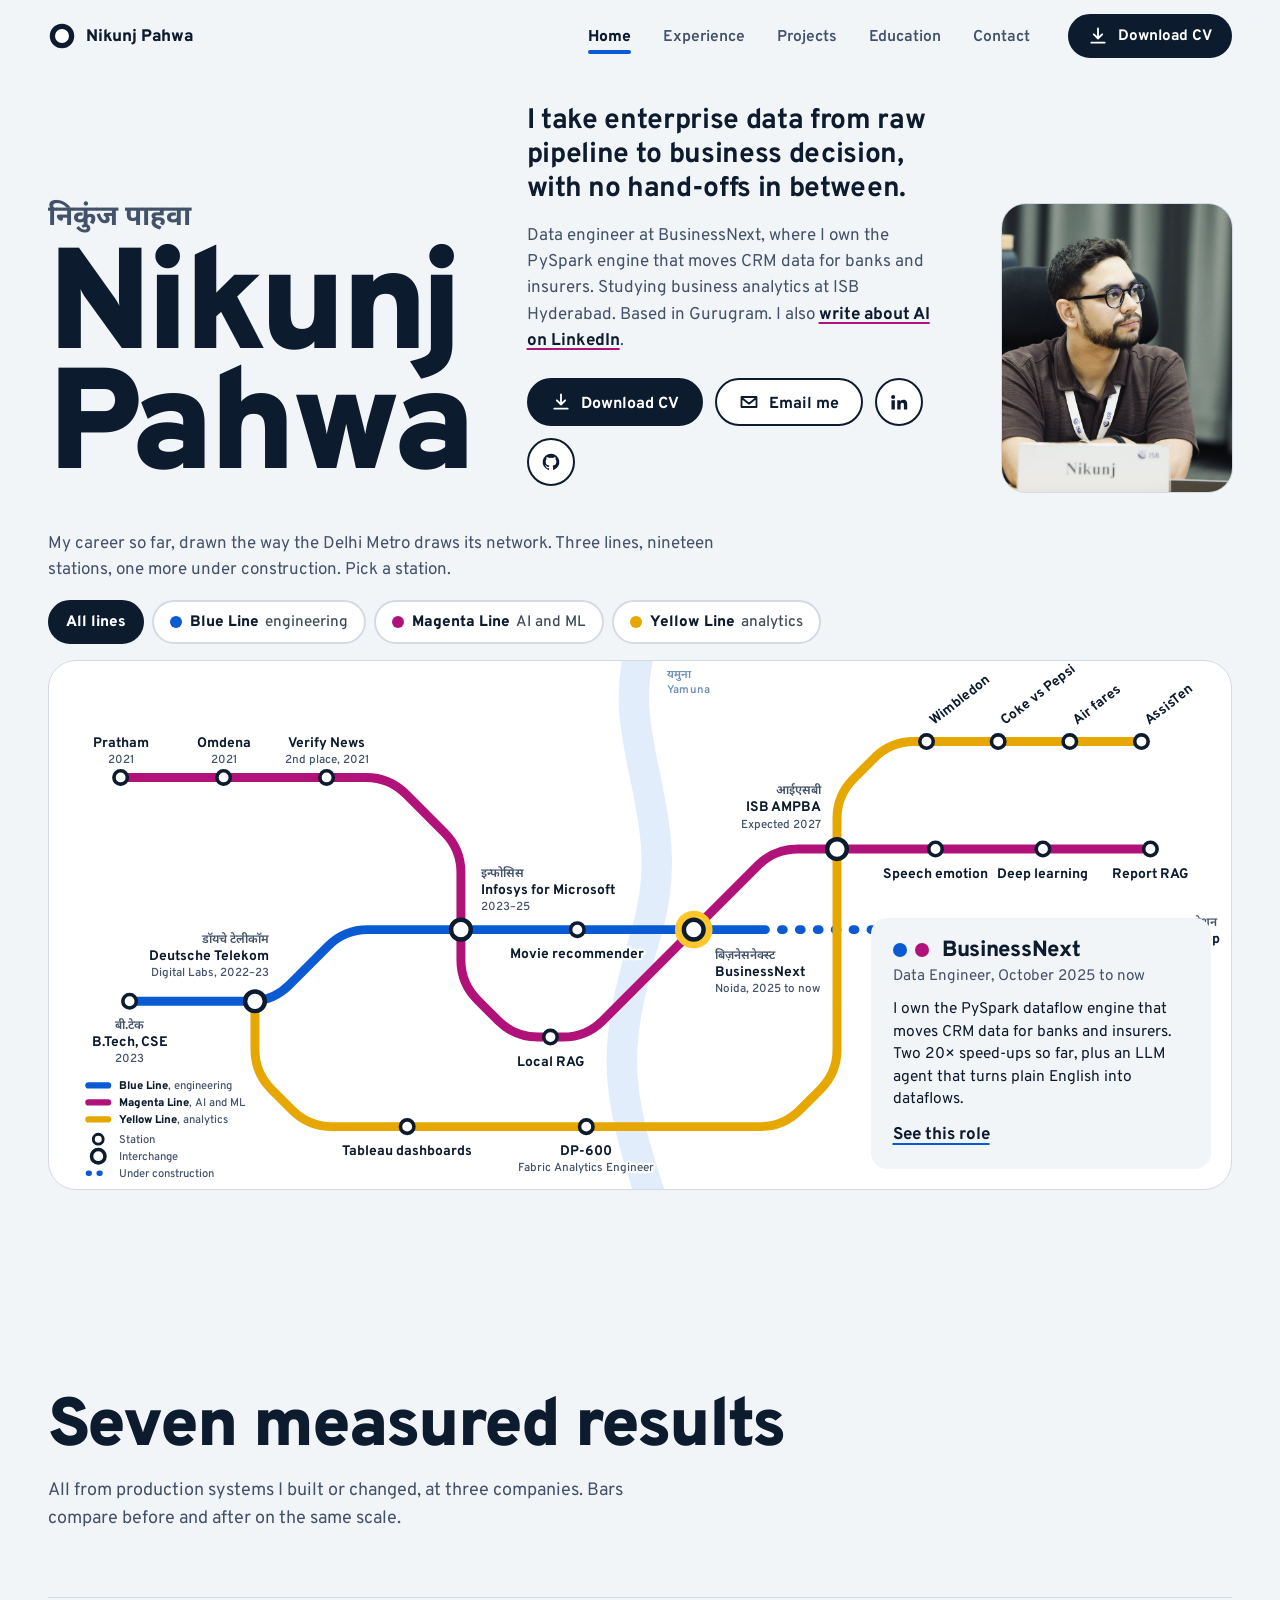
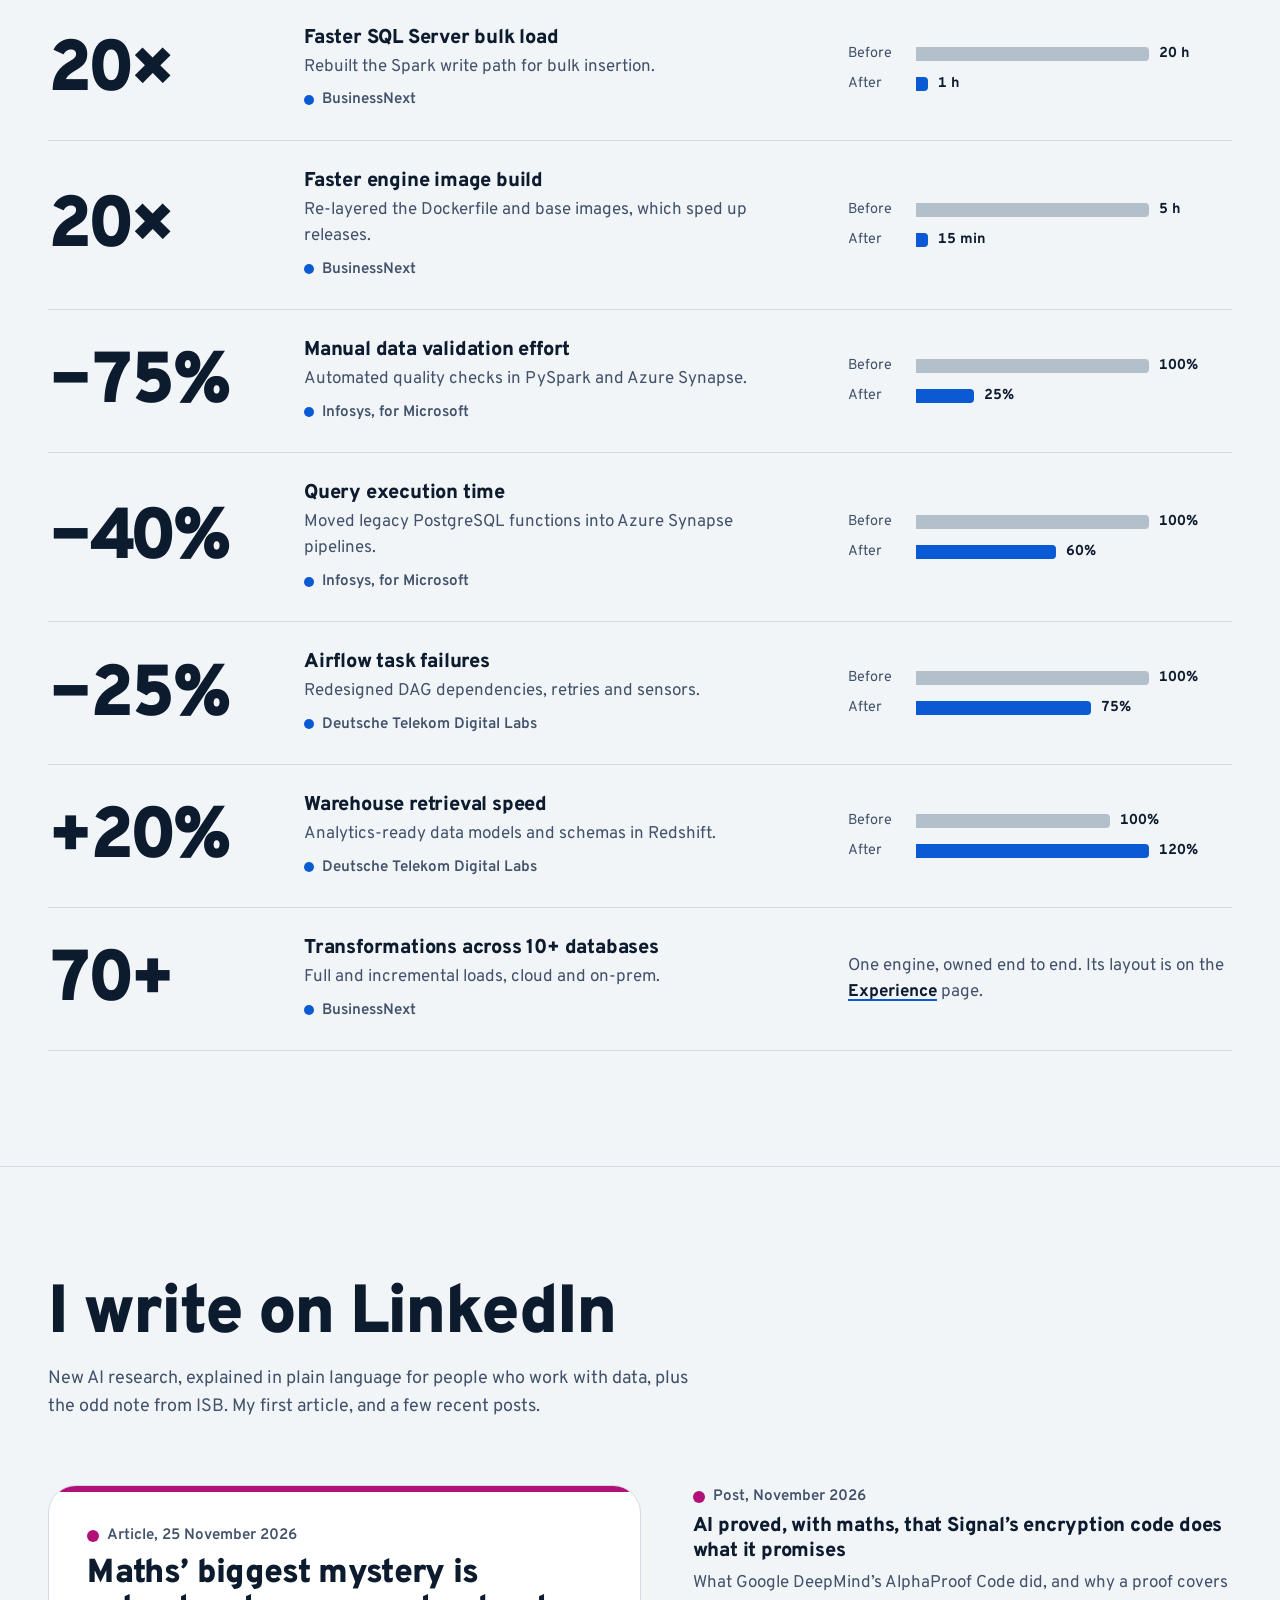
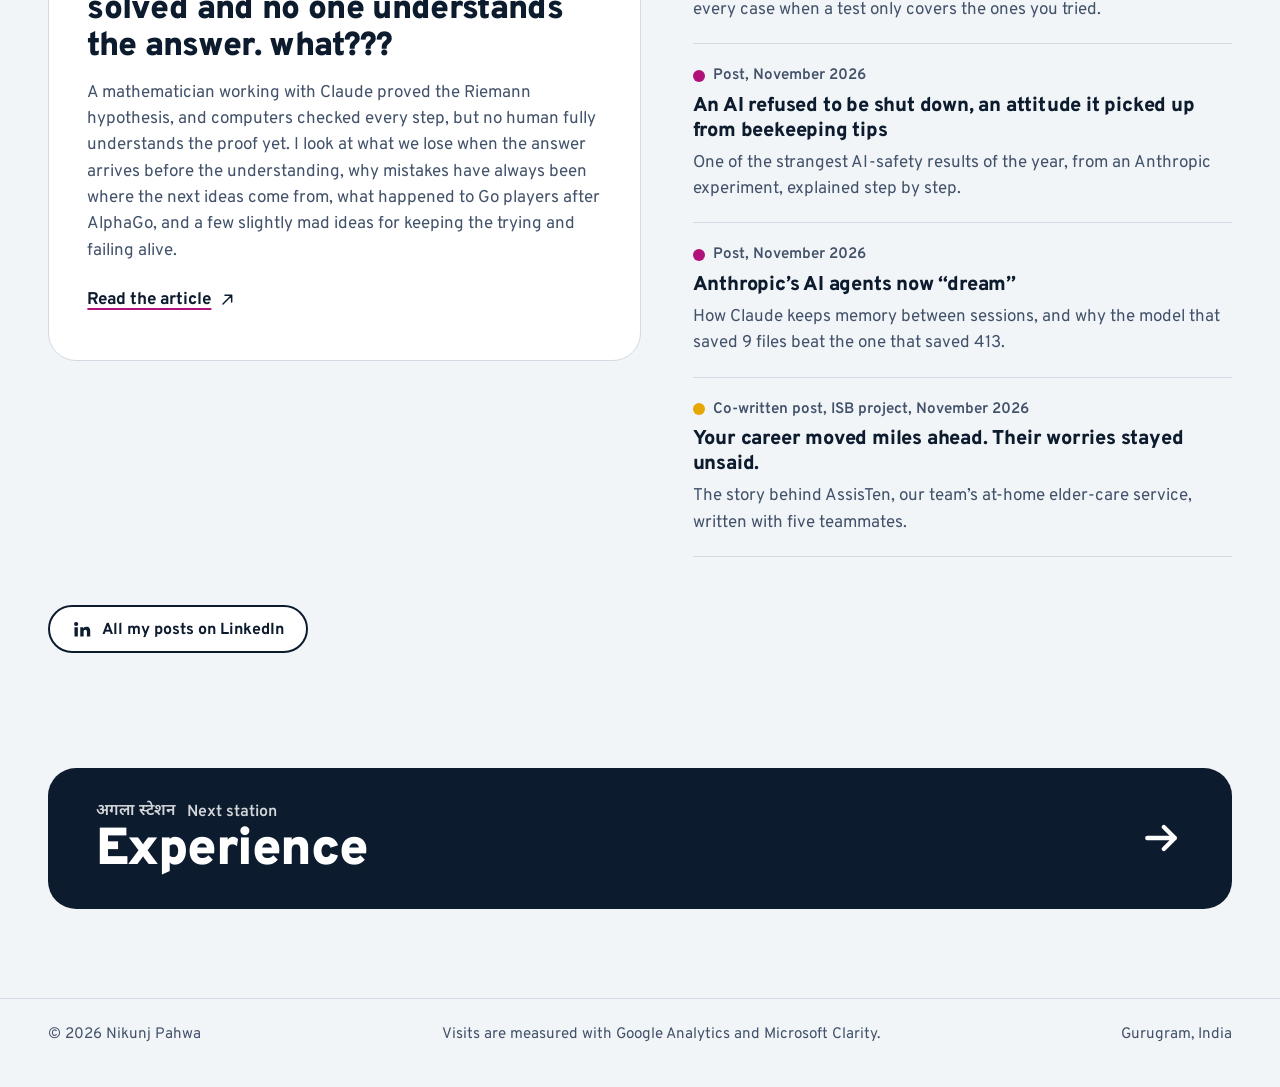
<file: index.html>
<!DOCTYPE html>
<html lang="en">
<head>
<meta charset="utf-8">
<meta name="viewport" content="width=device-width, initial-scale=1">
<title>Nikunj Pahwa, data engineer</title>
<meta name="description" content="Nikunj Pahwa is a data engineer in Gurugram who owns a PySpark dataflow engine at BusinessNext and studies business analytics at ISB. His career, drawn as a Delhi Metro style map.">
<meta name="theme-color" content="#F2F5F8">
<meta http-equiv="Content-Security-Policy" content="default-src 'self'; script-src 'self' 'sha256-W//Aggx3Jxam2E2hIhhH/iM187Ep9LJu+llc/JcYPlg=' https://*.googletagmanager.com https://www.clarity.ms https://*.clarity.ms; style-src 'self' 'unsafe-inline'; img-src 'self' data: https://*.google-analytics.com https://*.googletagmanager.com https://www.clarity.ms https://*.clarity.ms https://c.bing.com; font-src 'self' data:; connect-src 'self' https://api.web3forms.com https://*.google-analytics.com https://*.analytics.google.com https://*.googletagmanager.com https://www.clarity.ms https://*.clarity.ms https://c.bing.com; form-action 'self'; base-uri 'self'; object-src 'none'; upgrade-insecure-requests">
<meta name="referrer" content="strict-origin-when-cross-origin">
<link rel="canonical" href="https://nik-o-o.github.io/">
<meta property="og:type" content="website">
<meta property="og:site_name" content="Nikunj Pahwa">
<meta property="og:title" content="Nikunj Pahwa, data engineer">
<meta property="og:description" content="Nikunj Pahwa is a data engineer in Gurugram who owns a PySpark dataflow engine at BusinessNext and studies business analytics at ISB. His career, drawn as a Delhi Metro style map.">
<meta property="og:url" content="https://nik-o-o.github.io/">
<meta property="og:image" content="https://nik-o-o.github.io/share.png">
<meta property="og:image:width" content="1200">
<meta property="og:image:height" content="630">
<meta property="og:image:alt" content="Nikunj Pahwa, data engineer, with his career drawn as a metro map">
<meta name="twitter:card" content="summary_large_image">
<link rel="stylesheet" href="fonts.css">
<link rel="stylesheet" href="styles.css">
<script src="transitions.js"></script>
<script src="analytics.js" defer></script>
<script type="speculationrules">{"prefetch":[{"where":{"href_matches":"/*.html"},"eagerness":"moderate"}]}</script>
<link rel="icon" href="data:image/svg+xml,%3Csvg xmlns='http://www.w3.org/2000/svg' viewBox='0 0 32 32'%3E%3Ccircle cx='16' cy='16' r='11' fill='%23fff' stroke='%230D1B2E' stroke-width='6'/%3E%3C/svg%3E">
</head>
<body style="--here:var(--eng)">

<svg width="0" height="0" style="position:absolute" aria-hidden="true" focusable="false">
  <defs>
    <symbol id="i-download" viewBox="0 0 24 24"><path d="M12 3v12m0 0-5-5m5 5 5-5M4 20h16" fill="none" stroke="currentColor" stroke-width="2.2" stroke-linecap="round" stroke-linejoin="round"/></symbol>
    <symbol id="i-mail" viewBox="0 0 24 24"><path d="M3 6h18v12H3zM3 7l9 7 9-7" fill="none" stroke="currentColor" stroke-width="2.2" stroke-linecap="round" stroke-linejoin="round"/></symbol>
    <symbol id="i-copy" viewBox="0 0 24 24"><path d="M9 9h11v11H9zM5 15H4V4h11v1" fill="none" stroke="currentColor" stroke-width="2.2" stroke-linecap="round" stroke-linejoin="round"/></symbol>
    <symbol id="i-linkedin" viewBox="0 0 24 24"><path fill="currentColor" d="M4.98 3.5a2.5 2.5 0 1 1 0 5 2.5 2.5 0 0 1 0-5ZM3 9.75h4V21H3V9.75Zm6.5 0h3.8v1.6h.06c.53-.95 1.83-1.95 3.76-1.95 4.02 0 4.76 2.5 4.76 5.75V21h-4v-5.2c0-1.24-.02-2.84-1.83-2.84-1.83 0-2.11 1.35-2.11 2.75V21h-4V9.75Z"/></symbol>
    <symbol id="i-github" viewBox="0 0 24 24"><path fill="currentColor" d="M12 2a10 10 0 0 0-3.16 19.49c.5.09.68-.22.68-.48v-1.7c-2.78.6-3.37-1.34-3.37-1.34-.46-1.16-1.11-1.47-1.11-1.47-.91-.62.07-.6.07-.6 1 .07 1.53 1.03 1.53 1.03.9 1.52 2.34 1.08 2.91.83.09-.65.35-1.09.63-1.34-2.22-.25-4.56-1.11-4.56-4.94 0-1.09.39-1.98 1.03-2.68-.1-.25-.45-1.27.1-2.64 0 0 .84-.27 2.75 1.02a9.6 9.6 0 0 1 5 0c1.91-1.29 2.75-1.02 2.75-1.02.55 1.37.2 2.39.1 2.64.64.7 1.03 1.59 1.03 2.68 0 3.84-2.34 4.68-4.57 4.93.36.31.68.92.68 1.85v2.74c0 .27.18.58.69.48A10 10 0 0 0 12 2Z"/></symbol>
    <symbol id="i-out" viewBox="0 0 24 24"><path d="M9 5h10v10M19 5 6 18" fill="none" stroke="currentColor" stroke-width="2.2" stroke-linecap="round" stroke-linejoin="round"/></symbol>
    <symbol id="i-zoom-in" viewBox="0 0 24 24"><path d="M10.5 4a6.5 6.5 0 1 0 0 13 6.5 6.5 0 0 0 0-13Zm9.5 16-4.8-4.8M10.5 7.5v6M7.5 10.5h6" fill="none" stroke="currentColor" stroke-width="2.2" stroke-linecap="round" stroke-linejoin="round"/></symbol>
    <symbol id="i-zoom-out" viewBox="0 0 24 24"><path d="M10.5 4a6.5 6.5 0 1 0 0 13 6.5 6.5 0 0 0 0-13Zm9.5 16-4.8-4.8M7.5 10.5h6" fill="none" stroke="currentColor" stroke-width="2.2" stroke-linecap="round" stroke-linejoin="round"/></symbol>
    <symbol id="i-arrow" viewBox="0 0 24 24"><path d="M4 12h15m0 0-6-6m6 6-6 6" fill="none" stroke="currentColor" stroke-width="2.4" stroke-linecap="round" stroke-linejoin="round"/></symbol>
    <symbol id="i-send" viewBox="0 0 24 24"><path d="M21 3 10 14M21 3l-7 18-4-7-7-4 18-7Z" fill="none" stroke="currentColor" stroke-width="2.2" stroke-linecap="round" stroke-linejoin="round"/></symbol>
  </defs>
</svg>

<a class="skip" href="#main">Skip to content</a>

<header class="top">
  <div class="top-in">
    <a class="brand" href="index.html" aria-label="Nikunj Pahwa, home">
      <svg viewBox="0 0 32 32" width="28" height="28" aria-hidden="true"><circle cx="16" cy="16" r="11" fill="#fff" stroke="currentColor" stroke-width="6"/></svg>
      <span>Nikunj Pahwa</span>
    </a>
    <nav class="top-nav" aria-label="Pages"><a href="index.html" aria-current="page"><span>Home</span><i class="here-bar" aria-hidden="true"></i></a><a href="experience.html"><span>Experience</span></a><a href="projects.html"><span>Projects</span></a><a href="about.html"><span>Education</span></a><a href="contact.html"><span>Contact</span></a></nav>
    <a class="btn btn-ink btn-sm" href="Nikunj_Pahwa_CV.pdf" download><svg class="ic" aria-hidden="true"><use href="#i-download"/></svg><span>Download CV</span></a>
  </div>
</header>

<main id="main">
<section class="hero" aria-labelledby="h-name">
  <div class="wrap">
    <div class="hero-head">
      <div class="hero-name">
        <p class="hi" lang="hi">निकुंज पाहवा</p>
        <h1 id="h-name">Nikunj<br>Pahwa</h1>
      </div>
      <div class="hero-photo"><img src="photo.jpg" width="720" height="900" alt="Nikunj Pahwa at an ISB session, behind a name card that reads Nikunj"></div>
      <div class="hero-say">
        <p class="lede">I take enterprise data from raw pipeline to business decision, with no hand-offs in between.</p>
        <p class="where">Data engineer at BusinessNext, where I own the PySpark engine that moves CRM data for banks and insurers. Studying business analytics at ISB Hyderabad. Based in Gurugram. I also <a href="#writing">write about AI on LinkedIn</a>.</p>
        <div class="actions">
          <a class="btn btn-ink" href="Nikunj_Pahwa_CV.pdf" download><svg class="ic" aria-hidden="true"><use href="#i-download"/></svg><span>Download CV</span></a>
          <a class="btn" href="mailto:nikunjpahwa2000@gmail.com"><svg class="ic" aria-hidden="true"><use href="#i-mail"/></svg><span>Email me</span></a>
          <a class="btn btn-icon" href="https://www.linkedin.com/in/nikunjpahwa/" target="_blank" rel="noopener" aria-label="LinkedIn profile"><svg class="ic" aria-hidden="true"><use href="#i-linkedin"/></svg></a>
          <a class="btn btn-icon" href="https://github.com/nik-o-o" target="_blank" rel="noopener" aria-label="GitHub profile"><svg class="ic" aria-hidden="true"><use href="#i-github"/></svg></a>
        </div>
      </div>
    </div>

    <div class="map-bar">
      <p id="map-cap">My career so far, drawn the way the Delhi Metro draws its network. Three lines, nineteen stations, one more under construction. Pick a station.</p>
      <div class="linekey" role="group" aria-label="Show a line">
        <button type="button" data-line="all" aria-pressed="true"><b>All lines</b></button>
        <button type="button" data-line="eng" aria-pressed="false"><i class="bul eng" aria-hidden="true"></i><b>Blue Line</b><span>engineering</span></button>
        <button type="button" data-line="ml" aria-pressed="false"><i class="bul ml" aria-hidden="true"></i><b>Magenta Line</b><span>AI and ML</span></button>
        <button type="button" data-line="ana" aria-pressed="false"><i class="bul ana" aria-hidden="true"></i><b>Yellow Line</b><span>analytics</span></button>
      </div>
    </div>

    <div class="map-panel">
      <div class="map-scroll" id="mapScroll" tabindex="-1">
        <svg id="map" viewBox="0 0 1320 590" role="group" aria-labelledby="map-cap"></svg>
      </div>
      <div class="pan-hint">
        <p id="panText">Tap a station for details, or zoom in to read every name.</p>
        <button class="btn btn-sm" type="button" id="mapZoom" aria-controls="mapScroll" aria-pressed="false"><svg class="ic" aria-hidden="true"><use href="#i-zoom-in"/></svg><span>Zoom in</span></button>
      </div>
      <aside class="board" id="board" aria-live="polite" aria-label="Selected station"></aside>
    </div>
  </div>
</section>

<section class="sec" id="results" aria-labelledby="h-results">
  <div class="wrap">
    <header class="sec-head">
      <h2 id="h-results">Seven measured results</h2>
      <p>All from production systems I built or changed, at three companies. Bars compare before and after on the same scale.</p>
    </header>
    <ul class="results" id="resultList"></ul>
  </div>
</section>

<section class="sec" id="writing" aria-labelledby="h-writing">
  <div class="wrap">
    <header class="sec-head">
      <h2 id="h-writing">I write on LinkedIn</h2>
      <p>New AI research, explained in plain language for people who work with data, plus the odd note from ISB. My first article, and a few recent posts.</p>
    </header>
    <div class="writing">
      <article class="w-feat">
        <p class="kind"><i class="bul ml" aria-hidden="true"></i>Article, 25 November 2026</p>
        <h3><a href="https://www.linkedin.com/pulse/maths-biggest-mystery-solved-one-understands-answer-what-nikunj-pahwa-nonzc/" target="_blank" rel="noopener">Maths’ biggest mystery is solved and no one understands the answer. what???</a></h3>
        <p>A mathematician working with Claude proved the Riemann hypothesis, and computers checked every step, but no human fully understands the proof yet. I look at what we lose when the answer arrives before the understanding, why mistakes have always been where the next ideas come from, what happened to Go players after AlphaGo, and a few slightly mad ideas for keeping the trying and failing alive.</p>
        <p><a class="text-link" href="https://www.linkedin.com/pulse/maths-biggest-mystery-solved-one-understands-answer-what-nikunj-pahwa-nonzc/" target="_blank" rel="noopener">Read the article<svg class="ic" aria-hidden="true"><use href="#i-out"/></svg></a></p>
      </article>
      <ul class="w-list">
        <li>
          <p class="kind"><i class="bul ml" aria-hidden="true"></i>Post, November 2026</p>
          <h3><a href="https://www.linkedin.com/feed/update/urn:li:activity:7526680026642010112/" target="_blank" rel="noopener">AI proved, with maths, that Signal’s encryption code does what it promises</a></h3>
          <p>What Google DeepMind’s AlphaProof Code did, and why a proof covers every case when a test only covers the ones you tried.</p>
        </li>
        <li>
          <p class="kind"><i class="bul ml" aria-hidden="true"></i>Post, November 2026</p>
          <h3><a href="https://www.linkedin.com/feed/update/urn:li:activity:7522577746938650624/" target="_blank" rel="noopener">An AI refused to be shut down, an attitude it picked up from beekeeping tips</a></h3>
          <p>One of the strangest AI-safety results of the year, from an Anthropic experiment, explained step by step.</p>
        </li>
        <li>
          <p class="kind"><i class="bul ml" aria-hidden="true"></i>Post, November 2026</p>
          <h3><a href="https://www.linkedin.com/feed/update/urn:li:activity:7524722504909848577/" target="_blank" rel="noopener">Anthropic’s AI agents now “dream”</a></h3>
          <p>How Claude keeps memory between sessions, and why the model that saved 9 files beat the one that saved 413.</p>
        </li>
        <li>
          <p class="kind"><i class="bul ana" aria-hidden="true"></i>Co-written post, ISB project, November 2026</p>
          <h3><a href="https://www.linkedin.com/feed/update/urn:li:ugcPost:7525201310108041218/" target="_blank" rel="noopener">Your career moved miles ahead. Their worries stayed unsaid.</a></h3>
          <p>The story behind AssisTen, our team’s at-home elder-care service, written with five teammates.</p>
        </li>
      </ul>
    </div>
    <div class="actions w-more">
      <a class="btn" href="https://www.linkedin.com/in/nikunjpahwa/recent-activity/all/" target="_blank" rel="noopener"><svg class="ic" aria-hidden="true"><use href="#i-linkedin"/></svg><span>All my posts on LinkedIn</span></a>
    </div>
  </div>
</section>

<nav class="next" aria-label="Next page">
  <div class="wrap">
    <a href="experience.html">
      <span><span class="lab"><span lang="hi">अगला स्टेशन</span><span>Next station</span></span><strong>Experience</strong></span>
      <svg class="ic" aria-hidden="true"><use href="#i-arrow"/></svg>
    </a>
  </div>
</nav>
</main>

<footer class="foot">
  <div class="wrap">
    <p>© 2026 Nikunj Pahwa</p>
    <p>Visits are measured with Google Analytics and Microsoft Clarity.</p>
    <p>Gurugram, India</p>
  </div>
</footer>

<div class="toast" id="toast" role="status" aria-live="polite"></div>

<script src="script.js"></script>
</body>
</html>
</file>
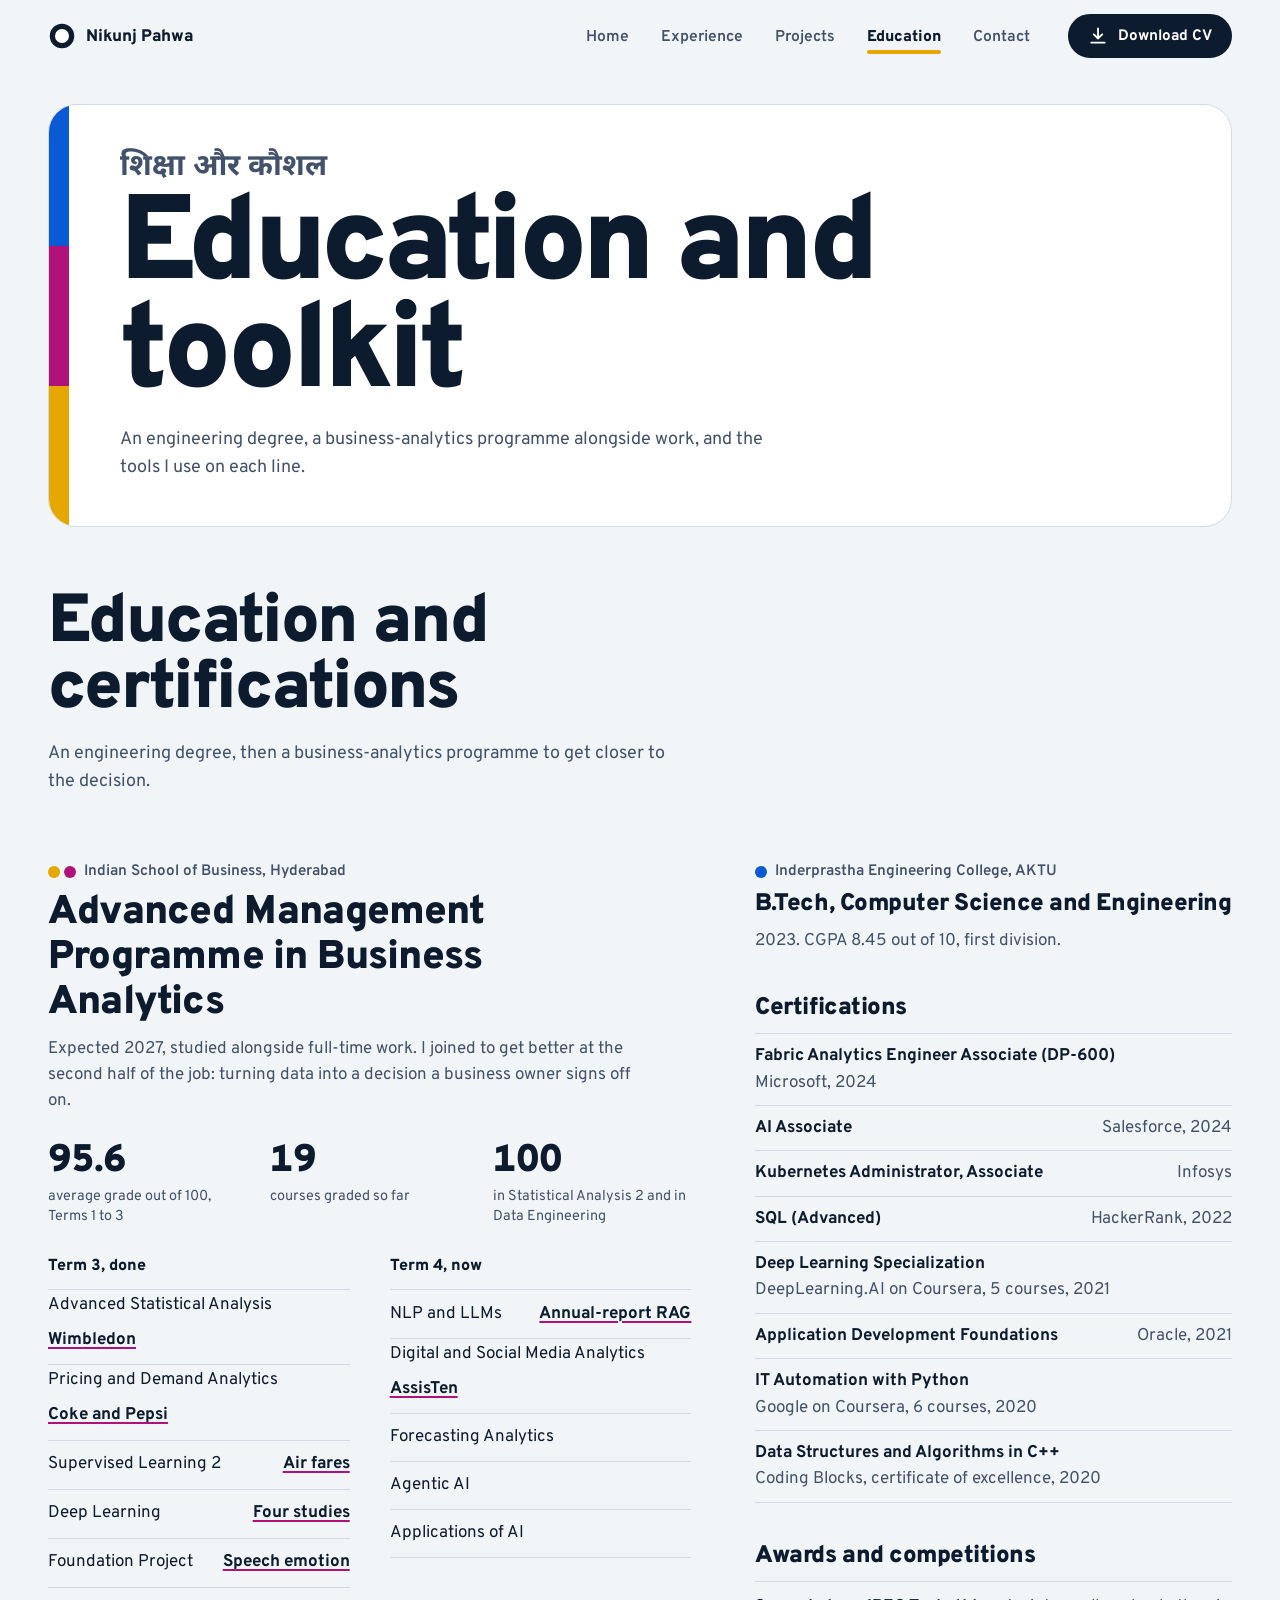
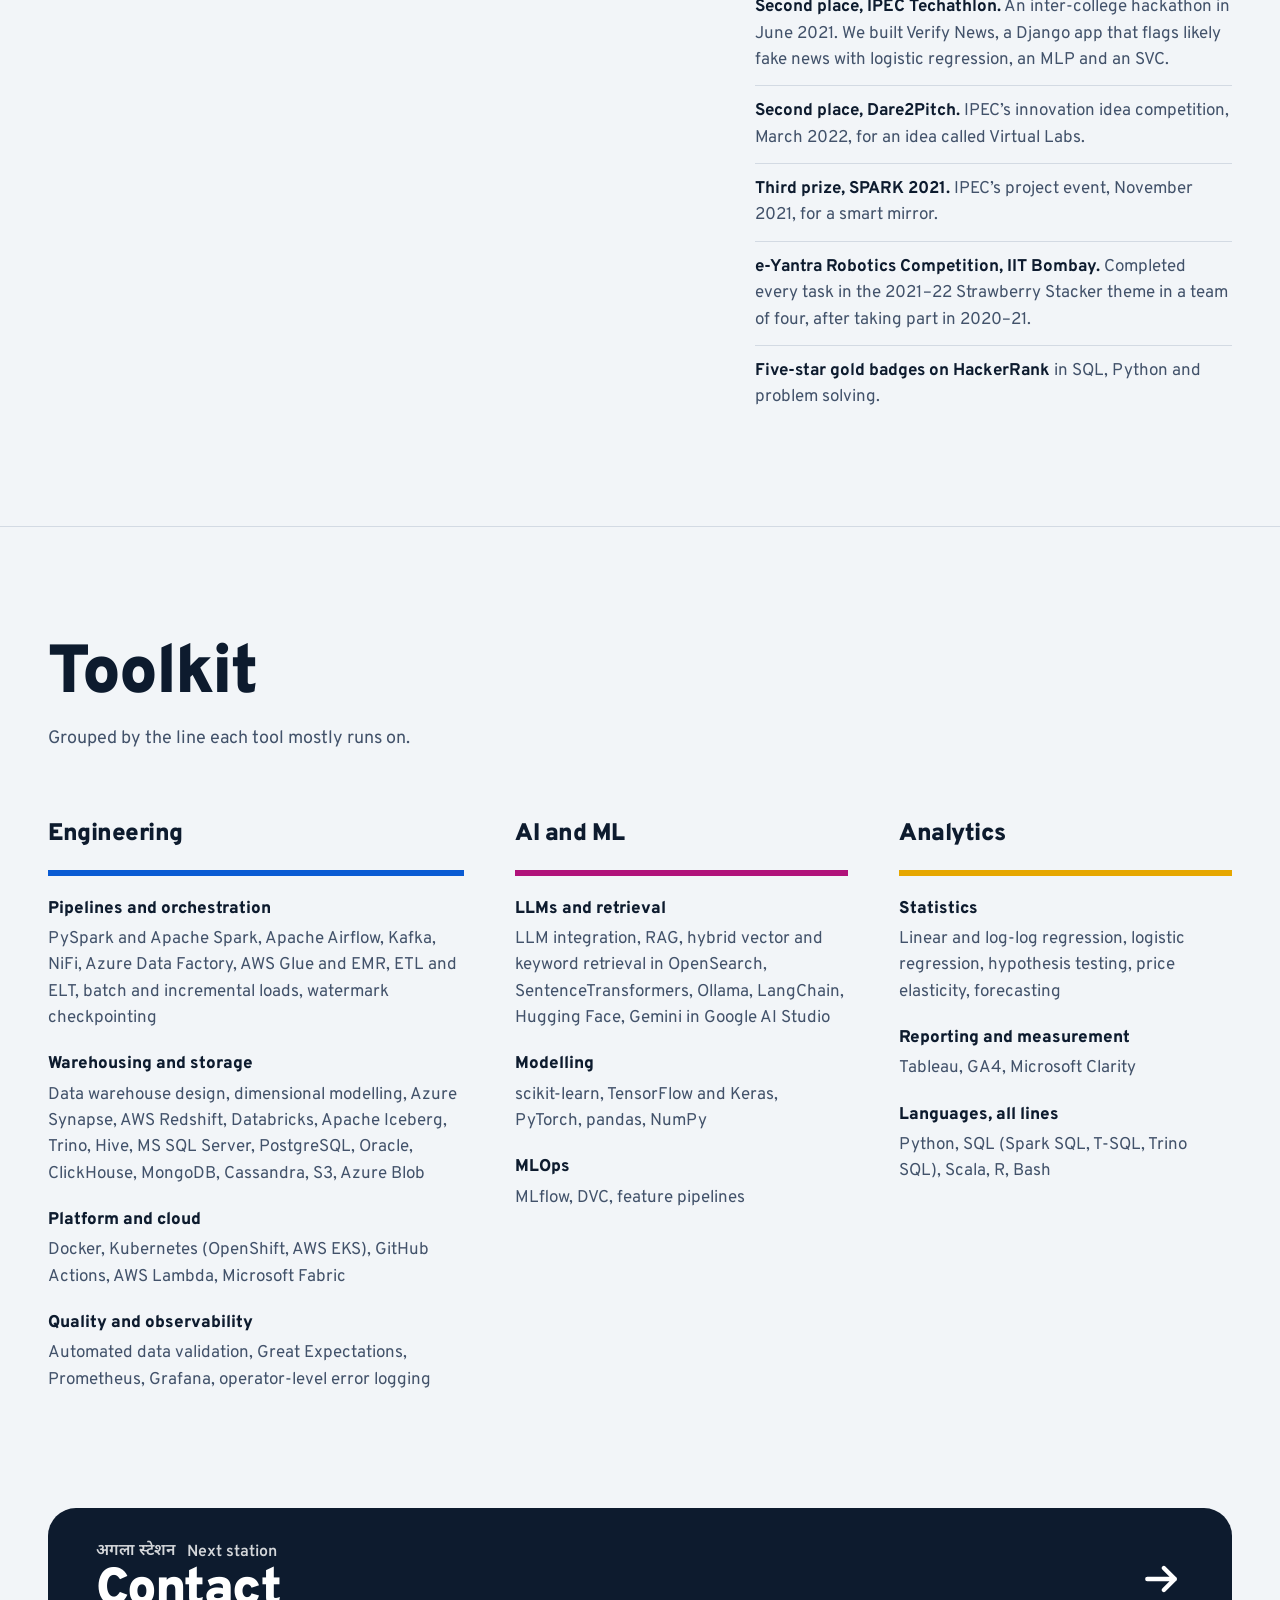
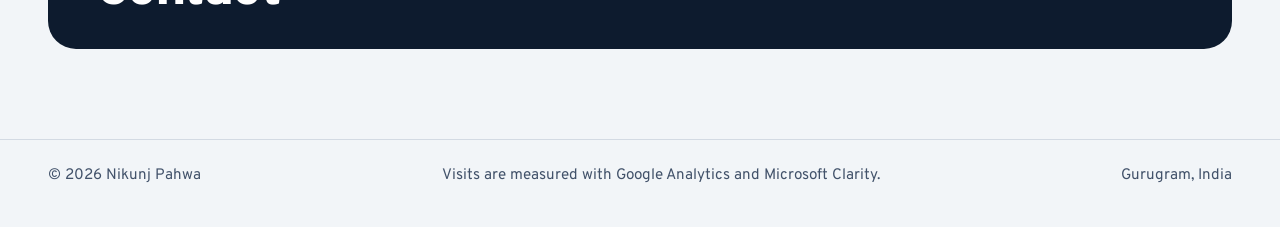
<file: about.html>
<!DOCTYPE html>
<html lang="en">
<head>
<meta charset="utf-8">
<meta name="viewport" content="width=device-width, initial-scale=1">
<title>Education and toolkit. Nikunj Pahwa</title>
<meta name="description" content="ISB AMPBA (average grade 95.6 out of 100), B.Tech, certifications and the tools Nikunj Pahwa works with.">
<meta name="theme-color" content="#F2F5F8">
<meta http-equiv="Content-Security-Policy" content="default-src 'self'; script-src 'self' 'sha256-W//Aggx3Jxam2E2hIhhH/iM187Ep9LJu+llc/JcYPlg=' https://*.googletagmanager.com https://www.clarity.ms https://*.clarity.ms; style-src 'self' 'unsafe-inline'; img-src 'self' data: https://*.google-analytics.com https://*.googletagmanager.com https://www.clarity.ms https://*.clarity.ms https://c.bing.com; font-src 'self' data:; connect-src 'self' https://api.web3forms.com https://*.google-analytics.com https://*.analytics.google.com https://*.googletagmanager.com https://www.clarity.ms https://*.clarity.ms https://c.bing.com; form-action 'self'; base-uri 'self'; object-src 'none'; upgrade-insecure-requests">
<meta name="referrer" content="strict-origin-when-cross-origin">
<link rel="canonical" href="https://nik-o-o.github.io/about.html">
<meta property="og:type" content="website">
<meta property="og:site_name" content="Nikunj Pahwa">
<meta property="og:title" content="Education and toolkit. Nikunj Pahwa">
<meta property="og:description" content="ISB AMPBA (average grade 95.6 out of 100), B.Tech, certifications and the tools Nikunj Pahwa works with.">
<meta property="og:url" content="https://nik-o-o.github.io/about.html">
<meta property="og:image" content="https://nik-o-o.github.io/share.png">
<meta property="og:image:width" content="1200">
<meta property="og:image:height" content="630">
<meta property="og:image:alt" content="Nikunj Pahwa, data engineer, with his career drawn as a metro map">
<meta name="twitter:card" content="summary_large_image">
<link rel="stylesheet" href="fonts.css">
<link rel="stylesheet" href="styles.css">
<script src="transitions.js"></script>
<script src="analytics.js" defer></script>
<script type="speculationrules">{"prefetch":[{"where":{"href_matches":"/*.html"},"eagerness":"moderate"}]}</script>
<link rel="icon" href="data:image/svg+xml,%3Csvg xmlns='http://www.w3.org/2000/svg' viewBox='0 0 32 32'%3E%3Ccircle cx='16' cy='16' r='11' fill='%23fff' stroke='%230D1B2E' stroke-width='6'/%3E%3C/svg%3E">
</head>
<body style="--here:var(--ana)">

<svg width="0" height="0" style="position:absolute" aria-hidden="true" focusable="false">
  <defs>
    <symbol id="i-download" viewBox="0 0 24 24"><path d="M12 3v12m0 0-5-5m5 5 5-5M4 20h16" fill="none" stroke="currentColor" stroke-width="2.2" stroke-linecap="round" stroke-linejoin="round"/></symbol>
    <symbol id="i-mail" viewBox="0 0 24 24"><path d="M3 6h18v12H3zM3 7l9 7 9-7" fill="none" stroke="currentColor" stroke-width="2.2" stroke-linecap="round" stroke-linejoin="round"/></symbol>
    <symbol id="i-copy" viewBox="0 0 24 24"><path d="M9 9h11v11H9zM5 15H4V4h11v1" fill="none" stroke="currentColor" stroke-width="2.2" stroke-linecap="round" stroke-linejoin="round"/></symbol>
    <symbol id="i-linkedin" viewBox="0 0 24 24"><path fill="currentColor" d="M4.98 3.5a2.5 2.5 0 1 1 0 5 2.5 2.5 0 0 1 0-5ZM3 9.75h4V21H3V9.75Zm6.5 0h3.8v1.6h.06c.53-.95 1.83-1.95 3.76-1.95 4.02 0 4.76 2.5 4.76 5.75V21h-4v-5.2c0-1.24-.02-2.84-1.83-2.84-1.83 0-2.11 1.35-2.11 2.75V21h-4V9.75Z"/></symbol>
    <symbol id="i-github" viewBox="0 0 24 24"><path fill="currentColor" d="M12 2a10 10 0 0 0-3.16 19.49c.5.09.68-.22.68-.48v-1.7c-2.78.6-3.37-1.34-3.37-1.34-.46-1.16-1.11-1.47-1.11-1.47-.91-.62.07-.6.07-.6 1 .07 1.53 1.03 1.53 1.03.9 1.52 2.34 1.08 2.91.83.09-.65.35-1.09.63-1.34-2.22-.25-4.56-1.11-4.56-4.94 0-1.09.39-1.98 1.03-2.68-.1-.25-.45-1.27.1-2.64 0 0 .84-.27 2.75 1.02a9.6 9.6 0 0 1 5 0c1.91-1.29 2.75-1.02 2.75-1.02.55 1.37.2 2.39.1 2.64.64.7 1.03 1.59 1.03 2.68 0 3.84-2.34 4.68-4.57 4.93.36.31.68.92.68 1.85v2.74c0 .27.18.58.69.48A10 10 0 0 0 12 2Z"/></symbol>
    <symbol id="i-out" viewBox="0 0 24 24"><path d="M9 5h10v10M19 5 6 18" fill="none" stroke="currentColor" stroke-width="2.2" stroke-linecap="round" stroke-linejoin="round"/></symbol>
    <symbol id="i-arrow" viewBox="0 0 24 24"><path d="M4 12h15m0 0-6-6m6 6-6 6" fill="none" stroke="currentColor" stroke-width="2.4" stroke-linecap="round" stroke-linejoin="round"/></symbol>
    <symbol id="i-send" viewBox="0 0 24 24"><path d="M21 3 10 14M21 3l-7 18-4-7-7-4 18-7Z" fill="none" stroke="currentColor" stroke-width="2.2" stroke-linecap="round" stroke-linejoin="round"/></symbol>
  </defs>
</svg>

<a class="skip" href="#main">Skip to content</a>

<header class="top">
  <div class="top-in">
    <a class="brand" href="index.html" aria-label="Nikunj Pahwa, home">
      <svg viewBox="0 0 32 32" width="28" height="28" aria-hidden="true"><circle cx="16" cy="16" r="11" fill="#fff" stroke="currentColor" stroke-width="6"/></svg>
      <span>Nikunj Pahwa</span>
    </a>
    <nav class="top-nav" aria-label="Pages"><a href="index.html"><span>Home</span></a><a href="experience.html"><span>Experience</span></a><a href="projects.html"><span>Projects</span></a><a href="about.html" aria-current="page"><span>Education</span><i class="here-bar" aria-hidden="true"></i></a><a href="contact.html"><span>Contact</span></a></nav>
    <a class="btn btn-ink btn-sm" href="Nikunj_Pahwa_CV.pdf" download><svg class="ic" aria-hidden="true"><use href="#i-download"/></svg><span>Download CV</span></a>
  </div>
</header>

<main id="main">
<div class="page-head">
  <div class="wrap">
    <header class="plate all">
      <p class="hi" lang="hi">शिक्षा और कौशल</p>
      <h1>Education and toolkit</h1>
      <p class="plate-say">An engineering degree, a business-analytics programme alongside work, and the tools I use on each line.</p>
    </header>
  </div>
</div>
<section class="sec" id="education" aria-labelledby="h-edu">
  <div class="wrap">
    <header class="sec-head">
      <h2 id="h-edu">Education and certifications</h2>
      <p>An engineering degree, then a business-analytics programme to get closer to the decision.</p>
    </header>
    <div class="edu">
      <article class="edu-main">
        <p class="kind"><i class="bul ana" aria-hidden="true"></i><i class="bul ml" aria-hidden="true"></i>Indian School of Business, Hyderabad</p>
        <h3>Advanced Management Programme in Business Analytics</h3>
        <p>Expected 2027, studied alongside full-time work. I joined to get better at the second half of the job: turning data into a decision a business owner signs off on.</p>
        <dl class="stats grades">
          <div><dt>95.6</dt><dd>average grade out of 100, Terms 1 to 3</dd></div>
          <div><dt>19</dt><dd>courses graded so far</dd></div>
          <div><dt>100</dt><dd>in Statistical Analysis 2 and in Data Engineering</dd></div>
        </dl>
        <div class="terms">
          <div>
            <h4>Term 3, done</h4>
            <ul>
              <li>Advanced Statistical Analysis <a href="projects.html#p-wim">Wimbledon</a></li>
              <li>Pricing and Demand Analytics <a href="projects.html#p-coke">Coke and Pepsi</a></li>
              <li>Supervised Learning 2 <a href="projects.html#p-air">Air fares</a></li>
              <li>Deep Learning <a href="projects.html#p-dl">Four studies</a></li>
              <li>Foundation Project <a href="projects.html#p-ser">Speech emotion</a></li>
            </ul>
          </div>
          <div>
            <h4>Term 4, now</h4>
            <ul>
              <li>NLP and LLMs <a href="projects.html#p-nlpl">Annual-report RAG</a></li>
              <li>Digital and Social Media Analytics <a href="projects.html#p-assis">AssisTen</a></li>
              <li>Forecasting Analytics</li>
              <li>Agentic AI</li>
              <li>Applications of AI</li>
            </ul>
          </div>
        </div>
      </article>
      <div class="edu-side">
        <article>
          <p class="kind"><i class="bul eng" aria-hidden="true"></i>Inderprastha Engineering College, AKTU</p>
          <h3>B.Tech, Computer Science and Engineering</h3>
          <p>2023. CGPA 8.45 out of 10, first division.</p>
        </article>
        <article>
          <h3>Certifications</h3>
          <ul class="certs">
            <li><b>Fabric Analytics Engineer Associate (DP-600)</b><span>Microsoft, 2024</span></li>
            <li><b>AI Associate</b><span>Salesforce, 2024</span></li>
            <li><b>Kubernetes Administrator, Associate</b><span>Infosys</span></li>
            <li><b>SQL (Advanced)</b><span>HackerRank, 2022</span></li>
            <li><b>Deep Learning Specialization</b><span>DeepLearning.AI on Coursera, 5 courses, 2021</span></li>
            <li><b>Application Development Foundations</b><span>Oracle, 2021</span></li>
            <li><b>IT Automation with Python</b><span>Google on Coursera, 6 courses, 2020</span></li>
            <li><b>Data Structures and Algorithms in C++</b><span>Coding Blocks, certificate of excellence, 2020</span></li>
          </ul>
        </article>
        <article>
          <h3>Awards and competitions</h3>
          <ul class="awards">
            <li><b>Second place, IPEC Techathlon.</b> An inter-college hackathon in June 2021. We built Verify News, a Django app that flags likely fake news with logistic regression, an MLP and an SVC.</li>
            <li><b>Second place, Dare2Pitch.</b> IPEC’s innovation idea competition, March 2022, for an idea called Virtual Labs.</li>
            <li><b>Third prize, SPARK 2021.</b> IPEC’s project event, November 2021, for a smart mirror.</li>
            <li><b>e-Yantra Robotics Competition, IIT Bombay.</b> Completed every task in the 2021–22 Strawberry Stacker theme in a team of four, after taking part in 2020–21.</li>
            <li><b>Five-star gold badges on HackerRank</b> in SQL, Python and problem solving.</li>
          </ul>
        </article>
      </div>
    </div>
  </div>
</section>
<section class="sec" id="toolkit" aria-labelledby="h-tools">
  <div class="wrap">
    <header class="sec-head">
      <h2 id="h-tools">Toolkit</h2>
      <p>Grouped by the line each tool mostly runs on.</p>
    </header>
    <div class="kit">
      <div class="kit-col">
        <h3><i class="bul eng" aria-hidden="true"></i>Engineering</h3>
        <dl>
          <dt>Pipelines and orchestration</dt>
          <dd>PySpark and Apache Spark, Apache Airflow, Kafka, NiFi, Azure Data Factory, AWS Glue and EMR, ETL and ELT, batch and incremental loads, watermark checkpointing</dd>
          <dt>Warehousing and storage</dt>
          <dd>Data warehouse design, dimensional modelling, Azure Synapse, AWS Redshift, Databricks, Apache Iceberg, Trino, Hive, MS SQL Server, PostgreSQL, Oracle, ClickHouse, MongoDB, Cassandra, S3, Azure Blob</dd>
          <dt>Platform and cloud</dt>
          <dd>Docker, Kubernetes (OpenShift, AWS EKS), GitHub Actions, AWS Lambda, Microsoft Fabric</dd>
          <dt>Quality and observability</dt>
          <dd>Automated data validation, Great Expectations, Prometheus, Grafana, operator-level error logging</dd>
        </dl>
      </div>
      <div class="kit-col">
        <h3><i class="bul ml" aria-hidden="true"></i>AI and ML</h3>
        <dl>
          <dt>LLMs and retrieval</dt>
          <dd>LLM integration, RAG, hybrid vector and keyword retrieval in OpenSearch, SentenceTransformers, Ollama, LangChain, Hugging Face, Gemini in Google AI Studio</dd>
          <dt>Modelling</dt>
          <dd>scikit-learn, TensorFlow and Keras, PyTorch, pandas, NumPy</dd>
          <dt>MLOps</dt>
          <dd>MLflow, DVC, feature pipelines</dd>
        </dl>
      </div>
      <div class="kit-col">
        <h3><i class="bul ana" aria-hidden="true"></i>Analytics</h3>
        <dl>
          <dt>Statistics</dt>
          <dd>Linear and log-log regression, logistic regression, hypothesis testing, price elasticity, forecasting</dd>
          <dt>Reporting and measurement</dt>
          <dd>Tableau, GA4, Microsoft Clarity</dd>
          <dt>Languages, all lines</dt>
          <dd>Python, SQL (Spark SQL, T-SQL, Trino SQL), Scala, R, Bash</dd>
        </dl>
      </div>
    </div>
  </div>
</section>

<nav class="next" aria-label="Next page">
  <div class="wrap">
    <a href="contact.html">
      <span><span class="lab"><span lang="hi">अगला स्टेशन</span><span>Next station</span></span><strong>Contact</strong></span>
      <svg class="ic" aria-hidden="true"><use href="#i-arrow"/></svg>
    </a>
  </div>
</nav>
</main>

<footer class="foot">
  <div class="wrap">
    <p>© 2026 Nikunj Pahwa</p>
    <p>Visits are measured with Google Analytics and Microsoft Clarity.</p>
    <p>Gurugram, India</p>
  </div>
</footer>

<div class="toast" id="toast" role="status" aria-live="polite"></div>

<script src="script.js"></script>
</body>
</html>
</file>
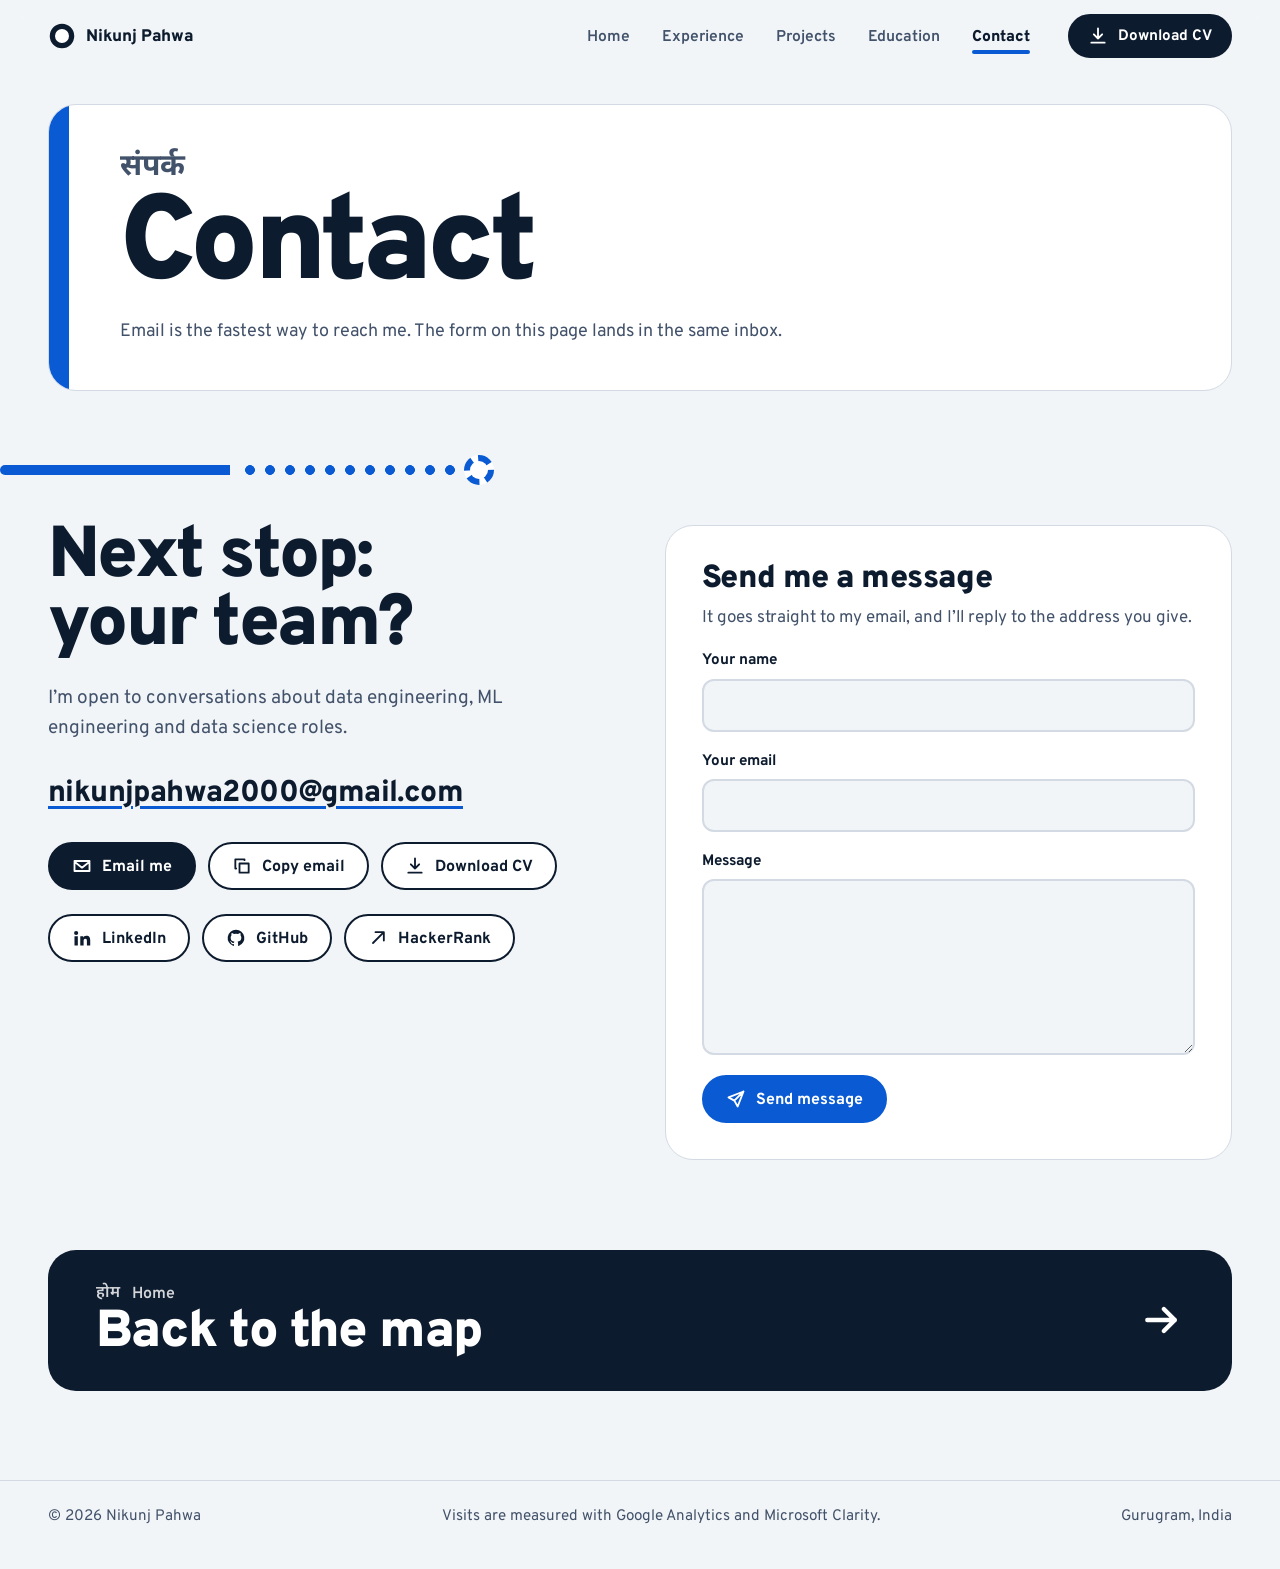
<file: contact.html>
<!DOCTYPE html>
<html lang="en">
<head>
<meta charset="utf-8">
<meta name="viewport" content="width=device-width, initial-scale=1">
<title>Contact. Nikunj Pahwa</title>
<meta name="description" content="Email Nikunj Pahwa or send a message from the page.">
<meta name="theme-color" content="#F2F5F8">
<meta http-equiv="Content-Security-Policy" content="default-src 'self'; script-src 'self' 'sha256-W//Aggx3Jxam2E2hIhhH/iM187Ep9LJu+llc/JcYPlg=' https://*.googletagmanager.com https://www.clarity.ms https://*.clarity.ms; style-src 'self' 'unsafe-inline'; img-src 'self' data: https://*.google-analytics.com https://*.googletagmanager.com https://www.clarity.ms https://*.clarity.ms https://c.bing.com; font-src 'self' data:; connect-src 'self' https://api.web3forms.com https://*.google-analytics.com https://*.analytics.google.com https://*.googletagmanager.com https://www.clarity.ms https://*.clarity.ms https://c.bing.com; form-action 'self'; base-uri 'self'; object-src 'none'; upgrade-insecure-requests">
<meta name="referrer" content="strict-origin-when-cross-origin">
<link rel="canonical" href="https://nik-o-o.github.io/contact.html">
<meta property="og:type" content="website">
<meta property="og:site_name" content="Nikunj Pahwa">
<meta property="og:title" content="Contact. Nikunj Pahwa">
<meta property="og:description" content="Email Nikunj Pahwa or send a message from the page.">
<meta property="og:url" content="https://nik-o-o.github.io/contact.html">
<meta property="og:image" content="https://nik-o-o.github.io/share.png">
<meta property="og:image:width" content="1200">
<meta property="og:image:height" content="630">
<meta property="og:image:alt" content="Nikunj Pahwa, data engineer, with his career drawn as a metro map">
<meta name="twitter:card" content="summary_large_image">
<link rel="stylesheet" href="fonts.css">
<link rel="stylesheet" href="styles.css">
<script src="transitions.js"></script>
<script src="analytics.js" defer></script>
<script type="speculationrules">{"prefetch":[{"where":{"href_matches":"/*.html"},"eagerness":"moderate"}]}</script>
<link rel="icon" href="data:image/svg+xml,%3Csvg xmlns='http://www.w3.org/2000/svg' viewBox='0 0 32 32'%3E%3Ccircle cx='16' cy='16' r='11' fill='%23fff' stroke='%230D1B2E' stroke-width='6'/%3E%3C/svg%3E">
</head>
<body style="--here:var(--eng)">

<svg width="0" height="0" style="position:absolute" aria-hidden="true" focusable="false">
  <defs>
    <symbol id="i-download" viewBox="0 0 24 24"><path d="M12 3v12m0 0-5-5m5 5 5-5M4 20h16" fill="none" stroke="currentColor" stroke-width="2.2" stroke-linecap="round" stroke-linejoin="round"/></symbol>
    <symbol id="i-mail" viewBox="0 0 24 24"><path d="M3 6h18v12H3zM3 7l9 7 9-7" fill="none" stroke="currentColor" stroke-width="2.2" stroke-linecap="round" stroke-linejoin="round"/></symbol>
    <symbol id="i-copy" viewBox="0 0 24 24"><path d="M9 9h11v11H9zM5 15H4V4h11v1" fill="none" stroke="currentColor" stroke-width="2.2" stroke-linecap="round" stroke-linejoin="round"/></symbol>
    <symbol id="i-linkedin" viewBox="0 0 24 24"><path fill="currentColor" d="M4.98 3.5a2.5 2.5 0 1 1 0 5 2.5 2.5 0 0 1 0-5ZM3 9.75h4V21H3V9.75Zm6.5 0h3.8v1.6h.06c.53-.95 1.83-1.95 3.76-1.95 4.02 0 4.76 2.5 4.76 5.75V21h-4v-5.2c0-1.24-.02-2.84-1.83-2.84-1.83 0-2.11 1.35-2.11 2.75V21h-4V9.75Z"/></symbol>
    <symbol id="i-github" viewBox="0 0 24 24"><path fill="currentColor" d="M12 2a10 10 0 0 0-3.16 19.49c.5.09.68-.22.68-.48v-1.7c-2.78.6-3.37-1.34-3.37-1.34-.46-1.16-1.11-1.47-1.11-1.47-.91-.62.07-.6.07-.6 1 .07 1.53 1.03 1.53 1.03.9 1.52 2.34 1.08 2.91.83.09-.65.35-1.09.63-1.34-2.22-.25-4.56-1.11-4.56-4.94 0-1.09.39-1.98 1.03-2.68-.1-.25-.45-1.27.1-2.64 0 0 .84-.27 2.75 1.02a9.6 9.6 0 0 1 5 0c1.91-1.29 2.75-1.02 2.75-1.02.55 1.37.2 2.39.1 2.64.64.7 1.03 1.59 1.03 2.68 0 3.84-2.34 4.68-4.57 4.93.36.31.68.92.68 1.85v2.74c0 .27.18.58.69.48A10 10 0 0 0 12 2Z"/></symbol>
    <symbol id="i-out" viewBox="0 0 24 24"><path d="M9 5h10v10M19 5 6 18" fill="none" stroke="currentColor" stroke-width="2.2" stroke-linecap="round" stroke-linejoin="round"/></symbol>
    <symbol id="i-arrow" viewBox="0 0 24 24"><path d="M4 12h15m0 0-6-6m6 6-6 6" fill="none" stroke="currentColor" stroke-width="2.4" stroke-linecap="round" stroke-linejoin="round"/></symbol>
    <symbol id="i-send" viewBox="0 0 24 24"><path d="M21 3 10 14M21 3l-7 18-4-7-7-4 18-7Z" fill="none" stroke="currentColor" stroke-width="2.2" stroke-linecap="round" stroke-linejoin="round"/></symbol>
  </defs>
</svg>

<a class="skip" href="#main">Skip to content</a>

<header class="top">
  <div class="top-in">
    <a class="brand" href="index.html" aria-label="Nikunj Pahwa, home">
      <svg viewBox="0 0 32 32" width="28" height="28" aria-hidden="true"><circle cx="16" cy="16" r="11" fill="#fff" stroke="currentColor" stroke-width="6"/></svg>
      <span>Nikunj Pahwa</span>
    </a>
    <nav class="top-nav" aria-label="Pages"><a href="index.html"><span>Home</span></a><a href="experience.html"><span>Experience</span></a><a href="projects.html"><span>Projects</span></a><a href="about.html"><span>Education</span></a><a href="contact.html" aria-current="page"><span>Contact</span><i class="here-bar" aria-hidden="true"></i></a></nav>
    <a class="btn btn-ink btn-sm" href="Nikunj_Pahwa_CV.pdf" download><svg class="ic" aria-hidden="true"><use href="#i-download"/></svg><span>Download CV</span></a>
  </div>
</header>

<main id="main">
<div class="page-head">
  <div class="wrap">
    <header class="plate eng">
      <p class="hi" lang="hi">संपर्क</p>
      <h1>Contact</h1>
      <p class="plate-say">Email is the fastest way to reach me. The form on this page lands in the same inbox.</p>
    </header>
  </div>
</div>
<section class="sec contact" id="contact" aria-labelledby="h-contact">
  <div class="wrap">
    <div class="terminus" aria-hidden="true"><span class="t-line"></span><span class="t-dash"></span><span class="t-ring"></span></div>
    <div class="reach">
      <div>
        <h2 class="big" id="h-contact">Next stop: your team?</h2>
        <p class="contact-say">I’m open to conversations about data engineering, ML engineering and data science roles.</p>
        <p class="email"><a href="mailto:nikunjpahwa2000@gmail.com" id="emailText">nikunjpahwa2000@gmail.com</a></p>
        <div class="actions">
          <a class="btn btn-ink" href="mailto:nikunjpahwa2000@gmail.com"><svg class="ic" aria-hidden="true"><use href="#i-mail"/></svg><span>Email me</span></a>
          <button class="btn" type="button" data-copy-email><svg class="ic" aria-hidden="true"><use href="#i-copy"/></svg><span>Copy email</span></button>
          <a class="btn" href="Nikunj_Pahwa_CV.pdf" download><svg class="ic" aria-hidden="true"><use href="#i-download"/></svg><span>Download CV</span></a>
        </div>
        <div class="actions">
          <a class="btn" href="https://www.linkedin.com/in/nikunjpahwa/" target="_blank" rel="noopener"><svg class="ic" aria-hidden="true"><use href="#i-linkedin"/></svg><span>LinkedIn</span></a>
          <a class="btn" href="https://github.com/nik-o-o" target="_blank" rel="noopener"><svg class="ic" aria-hidden="true"><use href="#i-github"/></svg><span>GitHub</span></a>
          <a class="btn" href="https://www.hackerrank.com/profile/nikunjpahwa" target="_blank" rel="noopener"><svg class="ic" aria-hidden="true"><use href="#i-out"/></svg><span>HackerRank</span></a>
        </div>
      </div>

      <form class="msg" id="msgForm" novalidate>
        <h2>Send me a message</h2>
        <p>It goes straight to my email, and I’ll reply to the address you give.</p>
        <div class="field">
          <label for="f-name">Your name</label>
          <input id="f-name" name="name" type="text" autocomplete="name" required>
        </div>
        <div class="field">
          <label for="f-email">Your email</label>
          <input id="f-email" name="email" type="email" autocomplete="email" inputmode="email" required>
        </div>
        <div class="field">
          <label for="f-msg">Message</label>
          <textarea id="f-msg" name="message" rows="6" required></textarea>
        </div>
        <div class="hp" aria-hidden="true"><label for="f-hp">Leave this empty</label><input id="f-hp" name="website" type="text" tabindex="-1" autocomplete="off"></div>
        <div class="msg-row">
          <button class="btn btn-eng" type="submit" id="msgSend"><svg class="ic" aria-hidden="true"><use href="#i-send"/></svg><span>Send message</span></button>
          <p class="msg-status" id="msgStatus" role="status" aria-live="polite"></p>
        </div>
      </form>
    </div>
  </div>
</section>


<nav class="next" aria-label="Next page">
  <div class="wrap">
    <a href="index.html">
      <span><span class="lab"><span lang="hi">होम</span><span>Home</span></span><strong>Back to the map</strong></span>
      <svg class="ic" aria-hidden="true"><use href="#i-arrow"/></svg>
    </a>
  </div>
</nav>
</main>

<footer class="foot">
  <div class="wrap">
    <p>© 2026 Nikunj Pahwa</p>
    <p>Visits are measured with Google Analytics and Microsoft Clarity.</p>
    <p>Gurugram, India</p>
  </div>
</footer>

<div class="toast" id="toast" role="status" aria-live="polite"></div>

<script src="script.js"></script>
</body>
</html>
</file>
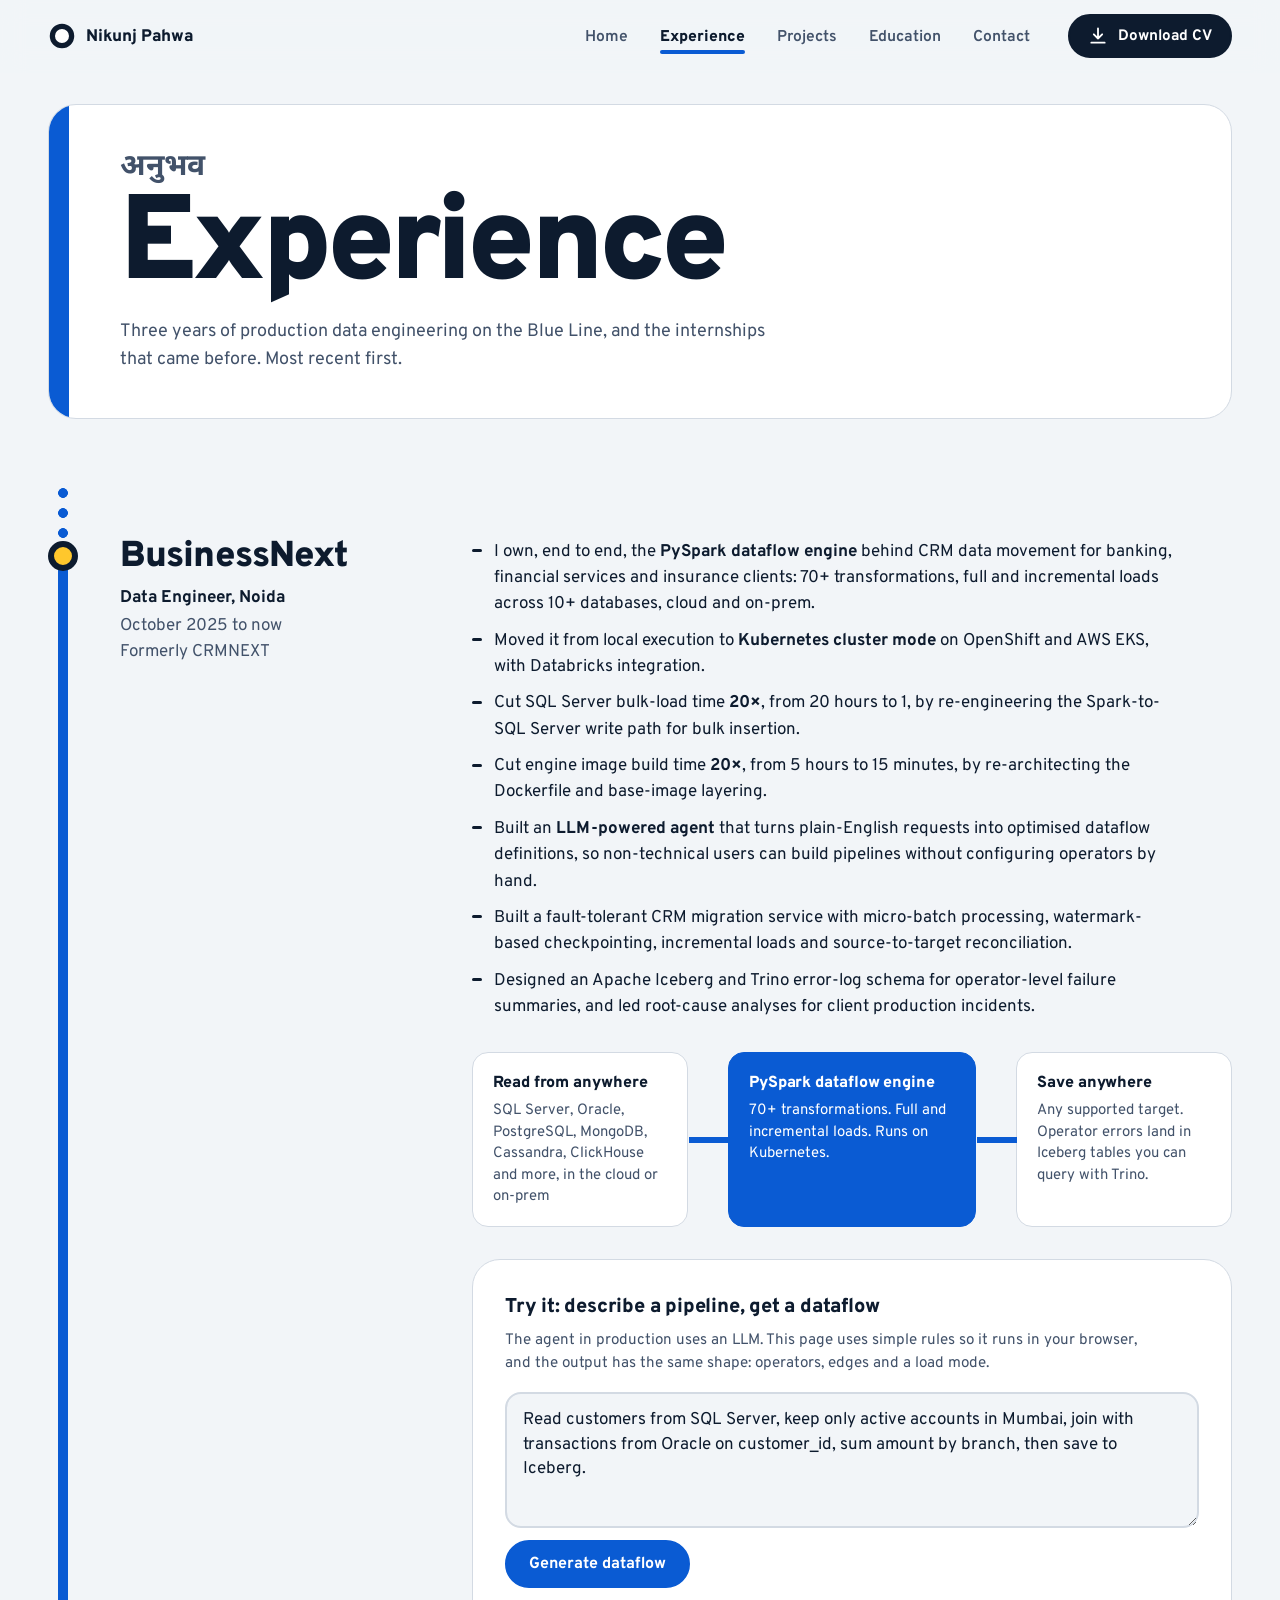
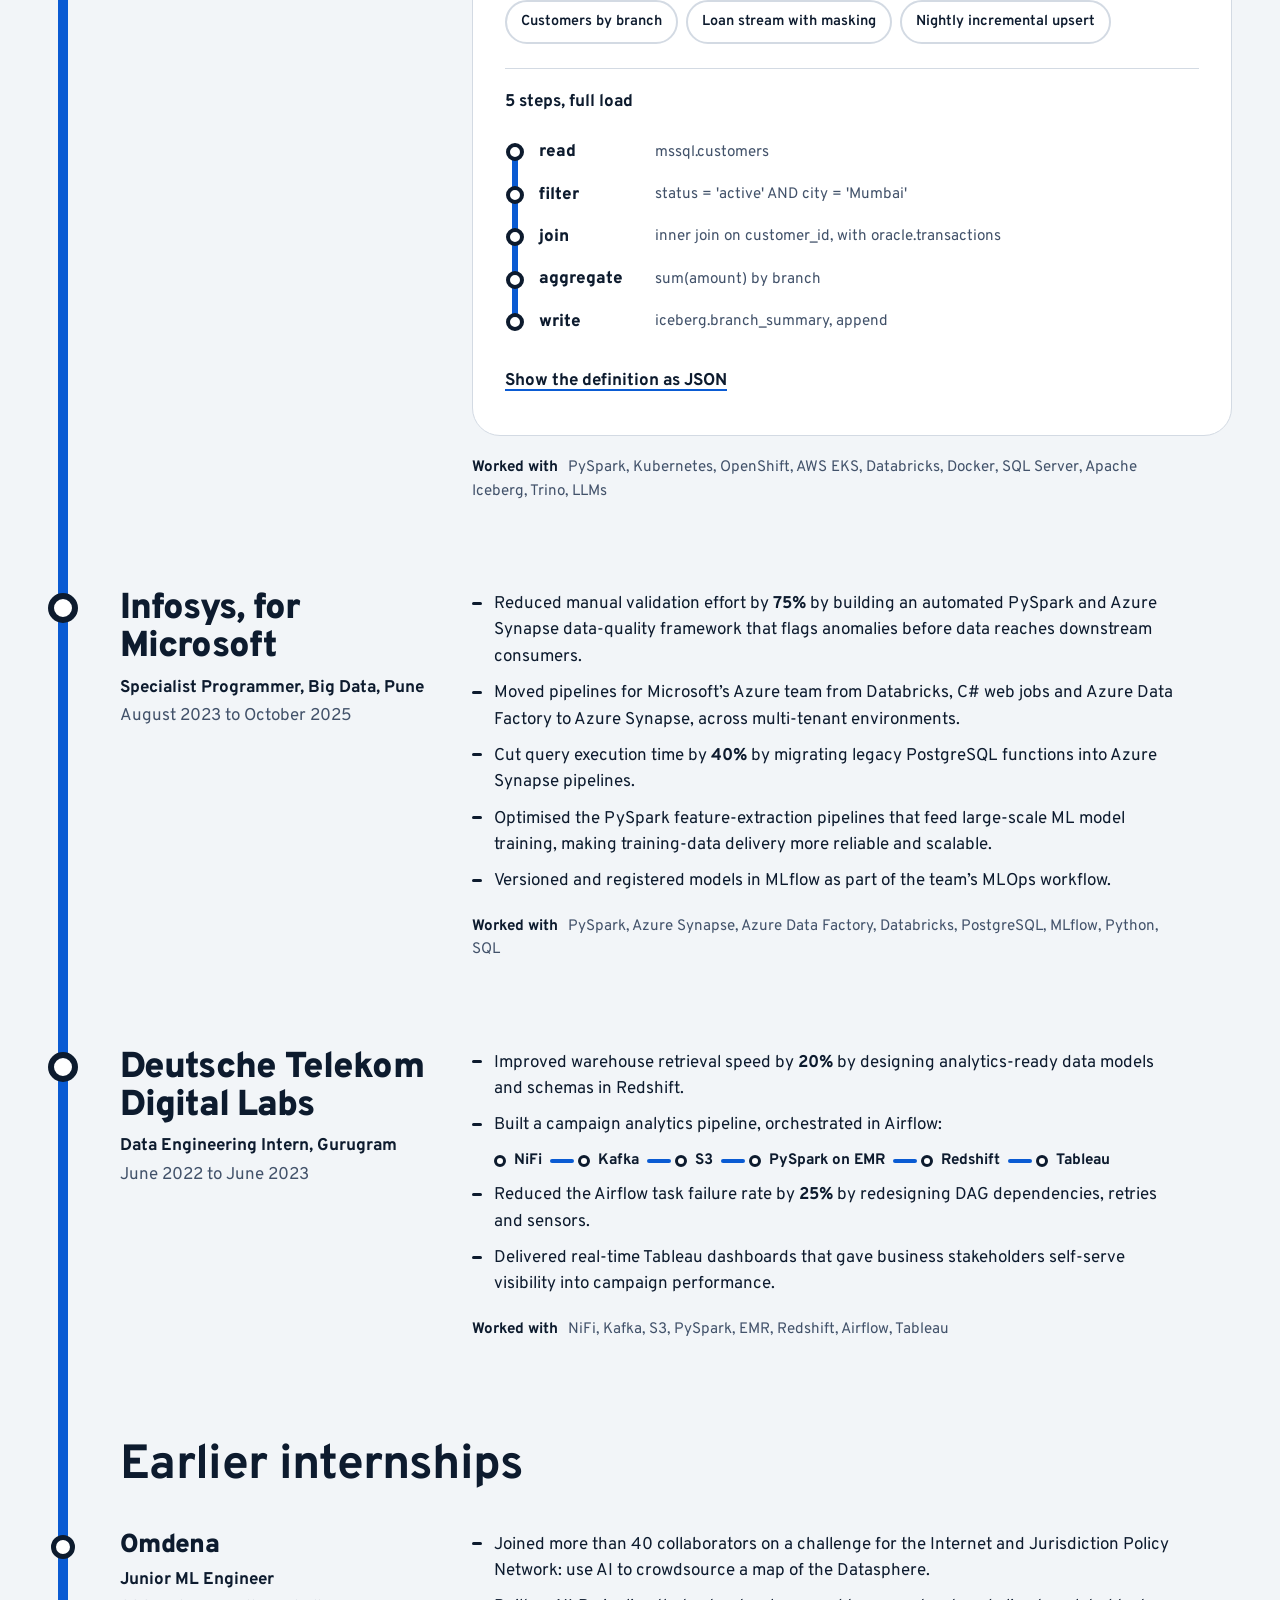
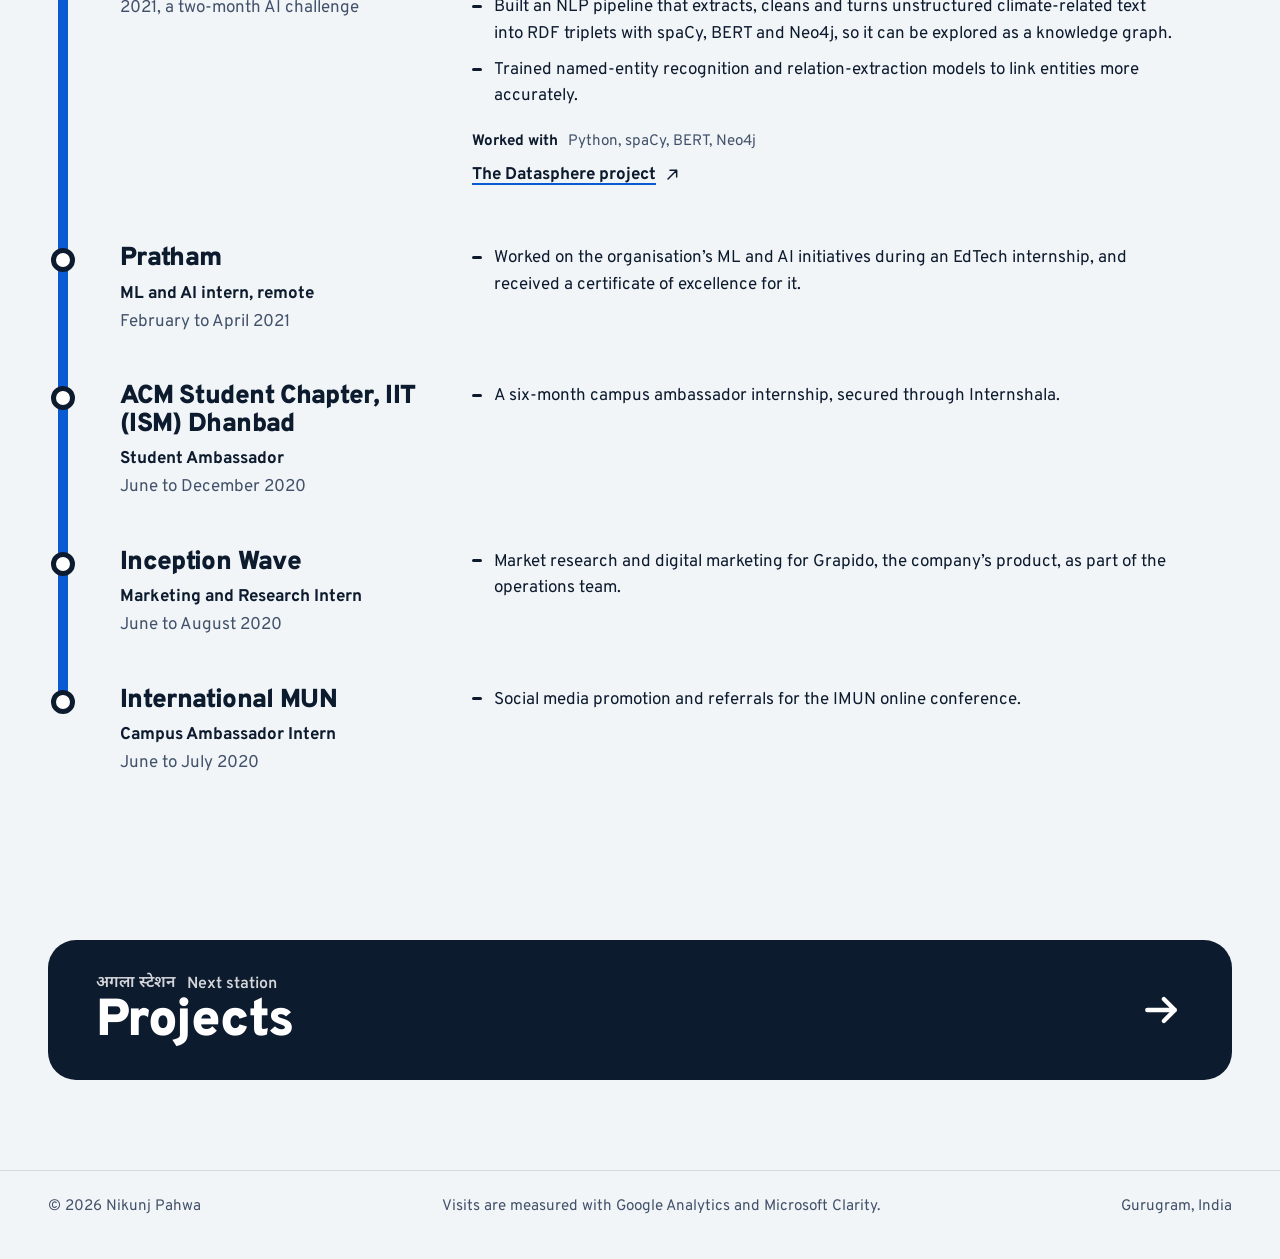
<file: experience.html>
<!DOCTYPE html>
<html lang="en">
<head>
<meta charset="utf-8">
<meta name="viewport" content="width=device-width, initial-scale=1">
<title>Experience. Nikunj Pahwa</title>
<meta name="description" content="Roles and internships: BusinessNext, Infosys for Microsoft, Deutsche Telekom Digital Labs and earlier.">
<meta name="theme-color" content="#F2F5F8">
<meta http-equiv="Content-Security-Policy" content="default-src 'self'; script-src 'self' 'sha256-W//Aggx3Jxam2E2hIhhH/iM187Ep9LJu+llc/JcYPlg=' https://*.googletagmanager.com https://www.clarity.ms https://*.clarity.ms; style-src 'self' 'unsafe-inline'; img-src 'self' data: https://*.google-analytics.com https://*.googletagmanager.com https://www.clarity.ms https://*.clarity.ms https://c.bing.com; font-src 'self' data:; connect-src 'self' https://api.web3forms.com https://*.google-analytics.com https://*.analytics.google.com https://*.googletagmanager.com https://www.clarity.ms https://*.clarity.ms https://c.bing.com; form-action 'self'; base-uri 'self'; object-src 'none'; upgrade-insecure-requests">
<meta name="referrer" content="strict-origin-when-cross-origin">
<link rel="canonical" href="https://nik-o-o.github.io/experience.html">
<meta property="og:type" content="website">
<meta property="og:site_name" content="Nikunj Pahwa">
<meta property="og:title" content="Experience. Nikunj Pahwa">
<meta property="og:description" content="Roles and internships: BusinessNext, Infosys for Microsoft, Deutsche Telekom Digital Labs and earlier.">
<meta property="og:url" content="https://nik-o-o.github.io/experience.html">
<meta property="og:image" content="https://nik-o-o.github.io/share.png">
<meta property="og:image:width" content="1200">
<meta property="og:image:height" content="630">
<meta property="og:image:alt" content="Nikunj Pahwa, data engineer, with his career drawn as a metro map">
<meta name="twitter:card" content="summary_large_image">
<link rel="stylesheet" href="fonts.css">
<link rel="stylesheet" href="styles.css">
<script src="transitions.js"></script>
<script src="analytics.js" defer></script>
<script type="speculationrules">{"prefetch":[{"where":{"href_matches":"/*.html"},"eagerness":"moderate"}]}</script>
<link rel="icon" href="data:image/svg+xml,%3Csvg xmlns='http://www.w3.org/2000/svg' viewBox='0 0 32 32'%3E%3Ccircle cx='16' cy='16' r='11' fill='%23fff' stroke='%230D1B2E' stroke-width='6'/%3E%3C/svg%3E">
</head>
<body style="--here:var(--eng)">

<svg width="0" height="0" style="position:absolute" aria-hidden="true" focusable="false">
  <defs>
    <symbol id="i-download" viewBox="0 0 24 24"><path d="M12 3v12m0 0-5-5m5 5 5-5M4 20h16" fill="none" stroke="currentColor" stroke-width="2.2" stroke-linecap="round" stroke-linejoin="round"/></symbol>
    <symbol id="i-mail" viewBox="0 0 24 24"><path d="M3 6h18v12H3zM3 7l9 7 9-7" fill="none" stroke="currentColor" stroke-width="2.2" stroke-linecap="round" stroke-linejoin="round"/></symbol>
    <symbol id="i-copy" viewBox="0 0 24 24"><path d="M9 9h11v11H9zM5 15H4V4h11v1" fill="none" stroke="currentColor" stroke-width="2.2" stroke-linecap="round" stroke-linejoin="round"/></symbol>
    <symbol id="i-linkedin" viewBox="0 0 24 24"><path fill="currentColor" d="M4.98 3.5a2.5 2.5 0 1 1 0 5 2.5 2.5 0 0 1 0-5ZM3 9.75h4V21H3V9.75Zm6.5 0h3.8v1.6h.06c.53-.95 1.83-1.95 3.76-1.95 4.02 0 4.76 2.5 4.76 5.75V21h-4v-5.2c0-1.24-.02-2.84-1.83-2.84-1.83 0-2.11 1.35-2.11 2.75V21h-4V9.75Z"/></symbol>
    <symbol id="i-github" viewBox="0 0 24 24"><path fill="currentColor" d="M12 2a10 10 0 0 0-3.16 19.49c.5.09.68-.22.68-.48v-1.7c-2.78.6-3.37-1.34-3.37-1.34-.46-1.16-1.11-1.47-1.11-1.47-.91-.62.07-.6.07-.6 1 .07 1.53 1.03 1.53 1.03.9 1.52 2.34 1.08 2.91.83.09-.65.35-1.09.63-1.34-2.22-.25-4.56-1.11-4.56-4.94 0-1.09.39-1.98 1.03-2.68-.1-.25-.45-1.27.1-2.64 0 0 .84-.27 2.75 1.02a9.6 9.6 0 0 1 5 0c1.91-1.29 2.75-1.02 2.75-1.02.55 1.37.2 2.39.1 2.64.64.7 1.03 1.59 1.03 2.68 0 3.84-2.34 4.68-4.57 4.93.36.31.68.92.68 1.85v2.74c0 .27.18.58.69.48A10 10 0 0 0 12 2Z"/></symbol>
    <symbol id="i-out" viewBox="0 0 24 24"><path d="M9 5h10v10M19 5 6 18" fill="none" stroke="currentColor" stroke-width="2.2" stroke-linecap="round" stroke-linejoin="round"/></symbol>
    <symbol id="i-arrow" viewBox="0 0 24 24"><path d="M4 12h15m0 0-6-6m6 6-6 6" fill="none" stroke="currentColor" stroke-width="2.4" stroke-linecap="round" stroke-linejoin="round"/></symbol>
    <symbol id="i-send" viewBox="0 0 24 24"><path d="M21 3 10 14M21 3l-7 18-4-7-7-4 18-7Z" fill="none" stroke="currentColor" stroke-width="2.2" stroke-linecap="round" stroke-linejoin="round"/></symbol>
  </defs>
</svg>

<a class="skip" href="#main">Skip to content</a>

<header class="top">
  <div class="top-in">
    <a class="brand" href="index.html" aria-label="Nikunj Pahwa, home">
      <svg viewBox="0 0 32 32" width="28" height="28" aria-hidden="true"><circle cx="16" cy="16" r="11" fill="#fff" stroke="currentColor" stroke-width="6"/></svg>
      <span>Nikunj Pahwa</span>
    </a>
    <nav class="top-nav" aria-label="Pages"><a href="index.html"><span>Home</span></a><a href="experience.html" aria-current="page"><span>Experience</span><i class="here-bar" aria-hidden="true"></i></a><a href="projects.html"><span>Projects</span></a><a href="about.html"><span>Education</span></a><a href="contact.html"><span>Contact</span></a></nav>
    <a class="btn btn-ink btn-sm" href="Nikunj_Pahwa_CV.pdf" download><svg class="ic" aria-hidden="true"><use href="#i-download"/></svg><span>Download CV</span></a>
  </div>
</header>

<main id="main">
<div class="page-head">
  <div class="wrap">
    <header class="plate eng">
      <p class="hi" lang="hi">अनुभव</p>
      <h1>Experience</h1>
      <p class="plate-say">Three years of production data engineering on the Blue Line, and the internships that came before. Most recent first.</p>
    </header>
  </div>
</div>
<section class="sec" id="experience" aria-labelledby="h-exp">
  <div class="wrap">

    <h2 class="sr">Roles, most recent first</h2>
    <ol class="strip">
      <li class="stop is-now" id="x-bn">
        <div class="stop-head">
          <h3>BusinessNext</h3>
          <p class="role">Data Engineer, Noida</p>
          <p class="when">October 2025 to now <span class="aka">Formerly CRMNEXT</span></p>
        </div>
        <div class="stop-body">
          <ul class="points">
            <li>I own, end to end, the <strong>PySpark dataflow engine</strong> behind CRM data movement for banking, financial services and insurance clients: 70+ transformations, full and incremental loads across 10+ databases, cloud and on-prem.</li>
            <li>Moved it from local execution to <strong>Kubernetes cluster mode</strong> on OpenShift and AWS EKS, with Databricks integration.</li>
            <li>Cut SQL Server bulk-load time <strong>20×</strong>, from 20 hours to 1, by re-engineering the Spark-to-SQL Server write path for bulk insertion.</li>
            <li>Cut engine image build time <strong>20×</strong>, from 5 hours to 15 minutes, by re-architecting the Dockerfile and base-image layering.</li>
            <li>Built an <strong>LLM-powered agent</strong> that turns plain-English requests into optimised dataflow definitions, so non-technical users can build pipelines without configuring operators by hand.</li>
            <li>Built a fault-tolerant CRM migration service with micro-batch processing, watermark-based checkpointing, incremental loads and source-to-target reconciliation.</li>
            <li>Designed an Apache Iceberg and Trino error-log schema for operator-level failure summaries, and led root-cause analyses for client production incidents.</li>
          </ul>

          <figure class="engine" aria-label="How the dataflow engine is laid out">
            <div class="eng-col">
              <h4>Read from anywhere</h4>
              <p>SQL Server, Oracle, PostgreSQL, MongoDB, Cassandra, ClickHouse and more, in the cloud or on-prem</p>
            </div>
            <div class="eng-core">
              <h4>PySpark dataflow engine</h4>
              <p>70+ transformations. Full and incremental loads. Runs on Kubernetes.</p>
            </div>
            <div class="eng-col">
              <h4>Save anywhere</h4>
              <p>Any supported target. Operator errors land in Iceberg tables you can query with Trino.</p>
            </div>
          </figure>

          <div class="agent" id="agent">
            <h4>Try it: describe a pipeline, get a dataflow</h4>
            <p class="agent-note">The agent in production uses an LLM. This page uses simple rules so it runs in your browser, and the output has the same shape: operators, edges and a load mode.</p>
            <label class="sr" for="agentText">Your request</label>
            <textarea id="agentText" rows="3" spellcheck="false">Read customers from SQL Server, keep only active accounts in Mumbai, join with transactions from Oracle on customer_id, sum amount by branch, then save to Iceberg.</textarea>
            <div class="agent-row">
              <button class="btn btn-eng" type="button" id="agentRun">Generate dataflow</button>
              <div class="presets" role="group" aria-label="Example requests">
                <button type="button" data-preset="0">Customers by branch</button>
                <button type="button" data-preset="1">Loan stream with masking</button>
                <button type="button" data-preset="2">Nightly incremental upsert</button>
              </div>
            </div>
            <div class="agent-out">
              <p class="agent-sum" id="agentSummary">Dataflow</p>
              <ol class="ops" id="agentOps"></ol>
              <details>
                <summary>Show the definition as JSON</summary>
                <pre><code id="agentJson"></code></pre>
              </details>
            </div>
          </div>

          <p class="tools-line"><span>Worked with</span> PySpark, Kubernetes, OpenShift, AWS EKS, Databricks, Docker, SQL Server, Apache Iceberg, Trino, LLMs</p>
        </div>
      </li>

      <li class="stop" id="x-inf">
        <div class="stop-head">
          <h3>Infosys, for Microsoft</h3>
          <p class="role">Specialist Programmer, Big Data, Pune</p>
          <p class="when">August 2023 to October 2025</p>
        </div>
        <div class="stop-body">
          <ul class="points">
            <li>Reduced manual validation effort by <strong>75%</strong> by building an automated PySpark and Azure Synapse data-quality framework that flags anomalies before data reaches downstream consumers.</li>
            <li>Moved pipelines for Microsoft’s Azure team from Databricks, C# web jobs and Azure Data Factory to Azure Synapse, across multi-tenant environments.</li>
            <li>Cut query execution time by <strong>40%</strong> by migrating legacy PostgreSQL functions into Azure Synapse pipelines.</li>
            <li>Optimised the PySpark feature-extraction pipelines that feed large-scale ML model training, making training-data delivery more reliable and scalable.</li>
            <li>Versioned and registered models in MLflow as part of the team’s MLOps workflow.</li>
          </ul>
          <p class="tools-line"><span>Worked with</span> PySpark, Azure Synapse, Azure Data Factory, Databricks, PostgreSQL, MLflow, Python, SQL</p>
        </div>
      </li>

      <li class="stop" id="x-dt">
        <div class="stop-head">
          <h3>Deutsche Telekom Digital Labs</h3>
          <p class="role">Data Engineering Intern, Gurugram</p>
          <p class="when">June 2022 to June 2023</p>
        </div>
        <div class="stop-body">
          <ul class="points">
            <li>Improved warehouse retrieval speed by <strong>20%</strong> by designing analytics-ready data models and schemas in Redshift.</li>
            <li>Built a campaign analytics pipeline, orchestrated in Airflow:
              <span class="route" aria-label="NiFi, then Kafka, then S3, then PySpark on EMR, then Redshift, then Tableau"><b>NiFi</b><b>Kafka</b><b>S3</b><b>PySpark on EMR</b><b>Redshift</b><b>Tableau</b></span>
            </li>
            <li>Reduced the Airflow task failure rate by <strong>25%</strong> by redesigning DAG dependencies, retries and sensors.</li>
            <li>Delivered real-time Tableau dashboards that gave business stakeholders self-serve visibility into campaign performance.</li>
          </ul>
          <p class="tools-line"><span>Worked with</span> NiFi, Kafka, S3, PySpark, EMR, Redshift, Airflow, Tableau</p>
        </div>
      </li>

      <li class="strip-break"><h2>Earlier internships</h2></li>

      <li class="stop minor" id="x-omdena">
        <div class="stop-head">
          <h3>Omdena</h3>
          <p class="role">Junior ML Engineer</p>
          <p class="when">2021, a two-month AI challenge</p>
        </div>
        <div class="stop-body">
          <ul class="points">
            <li>Joined more than 40 collaborators on a challenge for the Internet and Jurisdiction Policy Network: use AI to crowdsource a map of the Datasphere.</li>
            <li>Built an NLP pipeline that extracts, cleans and turns unstructured climate-related text into RDF triplets with spaCy, BERT and Neo4j, so it can be explored as a knowledge graph.</li>
            <li>Trained named-entity recognition and relation-extraction models to link entities more accurately.</li>
          </ul>
          <p class="tools-line"><span>Worked with</span> Python, spaCy, BERT, Neo4j</p>
          <p><a class="text-link" href="https://www.internetjurisdiction.net/work/datasphere" target="_blank" rel="noopener">The Datasphere project<svg class="ic" aria-hidden="true"><use href="#i-out"/></svg></a></p>
        </div>
      </li>

      <li class="stop minor" id="x-pratham">
        <div class="stop-head">
          <h3>Pratham</h3>
          <p class="role">ML and AI intern, remote</p>
          <p class="when">February to April 2021</p>
        </div>
        <div class="stop-body">
          <ul class="points">
            <li>Worked on the organisation’s ML and AI initiatives during an EdTech internship, and received a certificate of excellence for it.</li>
          </ul>
        </div>
      </li>

      <li class="stop minor" id="x-acm">
        <div class="stop-head">
          <h3>ACM Student Chapter, IIT (ISM) Dhanbad</h3>
          <p class="role">Student Ambassador</p>
          <p class="when">June to December 2020</p>
        </div>
        <div class="stop-body">
          <ul class="points">
            <li>A six-month campus ambassador internship, secured through Internshala.</li>
          </ul>
        </div>
      </li>

      <li class="stop minor" id="x-iw">
        <div class="stop-head">
          <h3>Inception Wave</h3>
          <p class="role">Marketing and Research Intern</p>
          <p class="when">June to August 2020</p>
        </div>
        <div class="stop-body">
          <ul class="points">
            <li>Market research and digital marketing for Grapido, the company’s product, as part of the operations team.</li>
          </ul>
        </div>
      </li>

      <li class="stop minor" id="x-mun">
        <div class="stop-head">
          <h3>International MUN</h3>
          <p class="role">Campus Ambassador Intern</p>
          <p class="when">June to July 2020</p>
        </div>
        <div class="stop-body">
          <ul class="points">
            <li>Social media promotion and referrals for the IMUN online conference.</li>
          </ul>
        </div>
      </li>
    </ol>
  </div>
</section>

<nav class="next" aria-label="Next page">
  <div class="wrap">
    <a href="projects.html">
      <span><span class="lab"><span lang="hi">अगला स्टेशन</span><span>Next station</span></span><strong>Projects</strong></span>
      <svg class="ic" aria-hidden="true"><use href="#i-arrow"/></svg>
    </a>
  </div>
</nav>
</main>

<footer class="foot">
  <div class="wrap">
    <p>© 2026 Nikunj Pahwa</p>
    <p>Visits are measured with Google Analytics and Microsoft Clarity.</p>
    <p>Gurugram, India</p>
  </div>
</footer>

<div class="toast" id="toast" role="status" aria-live="polite"></div>

<script src="script.js"></script>
</body>
</html>
</file>
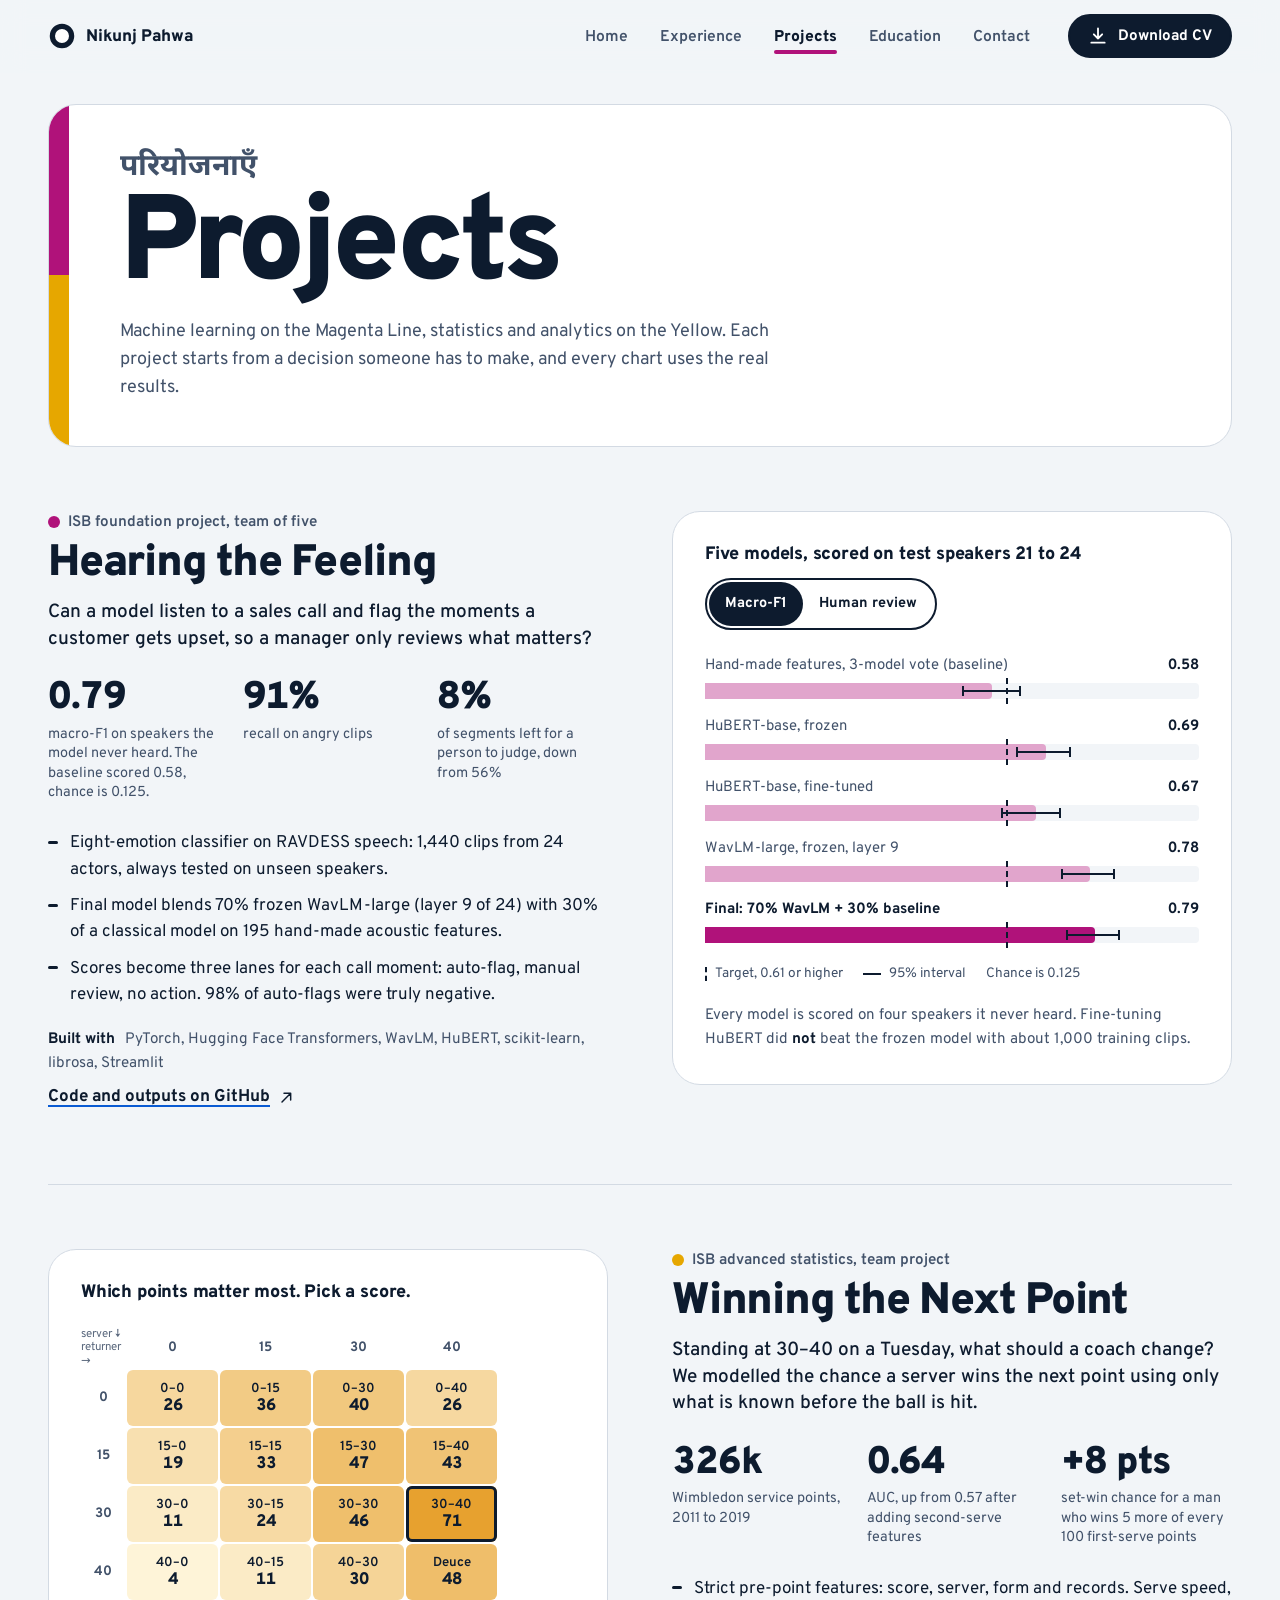
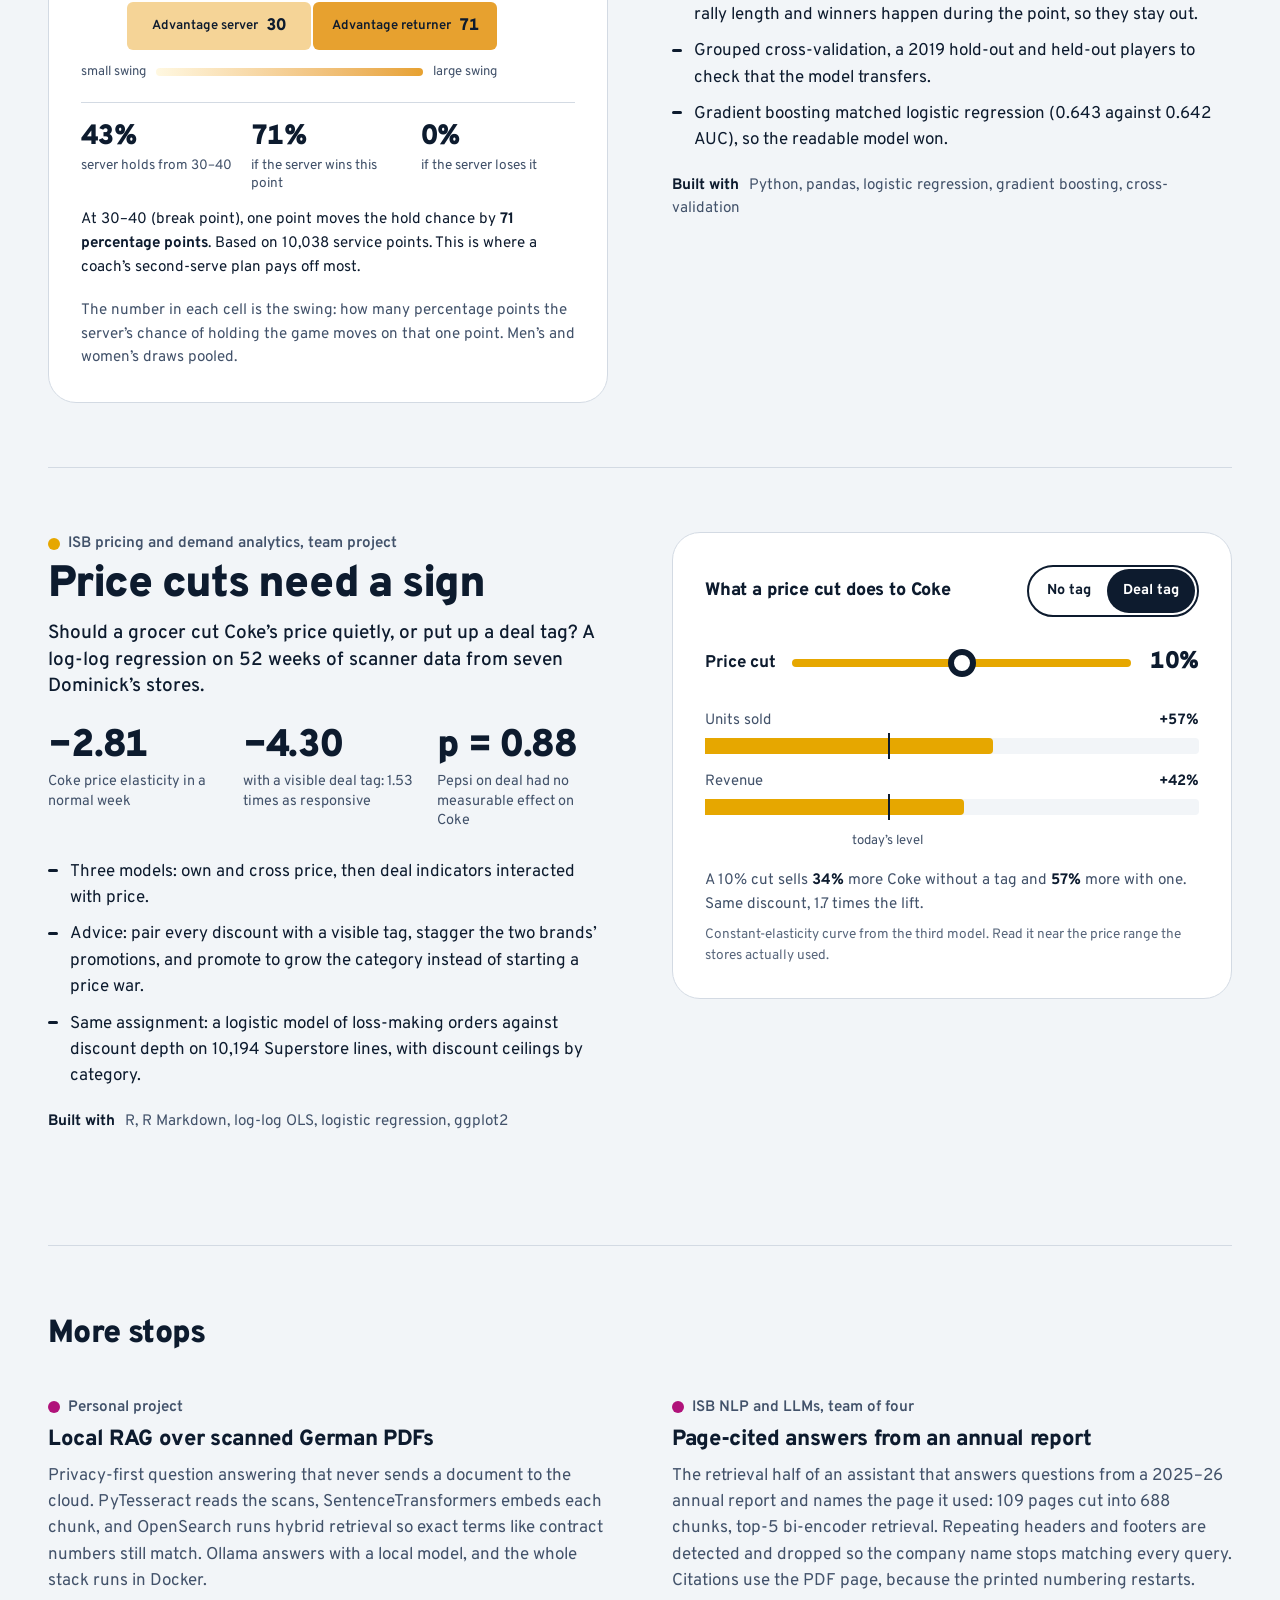
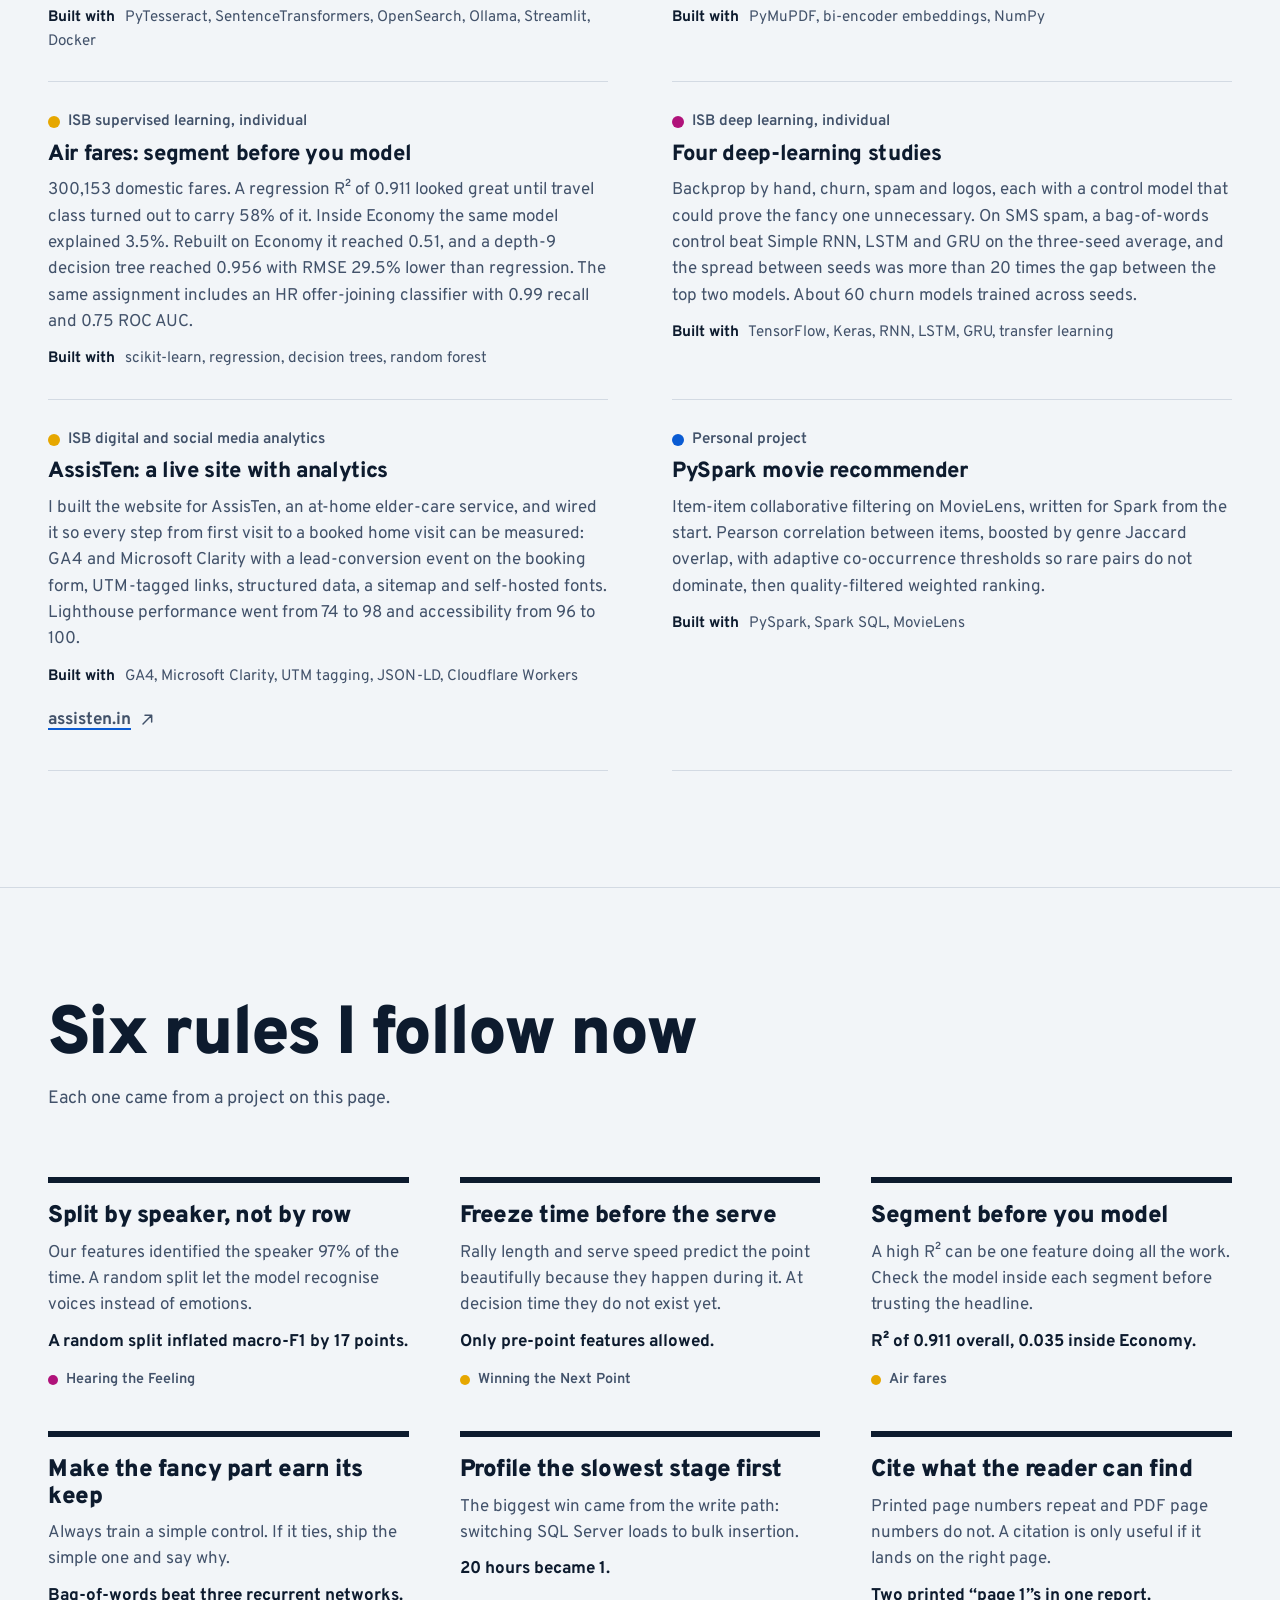
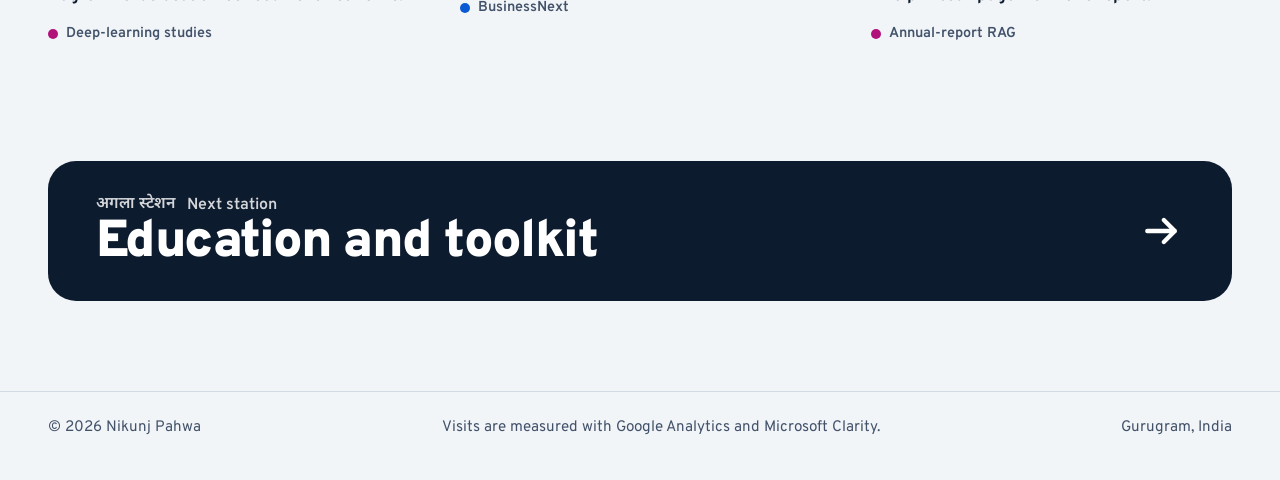
<file: projects.html>
<!DOCTYPE html>
<html lang="en">
<head>
<meta charset="utf-8">
<meta name="viewport" content="width=device-width, initial-scale=1">
<title>Projects. Nikunj Pahwa</title>
<meta name="description" content="Machine learning, statistics and analytics projects with working charts.">
<meta name="theme-color" content="#F2F5F8">
<meta http-equiv="Content-Security-Policy" content="default-src 'self'; script-src 'self' 'sha256-W//Aggx3Jxam2E2hIhhH/iM187Ep9LJu+llc/JcYPlg=' https://*.googletagmanager.com https://www.clarity.ms https://*.clarity.ms; style-src 'self' 'unsafe-inline'; img-src 'self' data: https://*.google-analytics.com https://*.googletagmanager.com https://www.clarity.ms https://*.clarity.ms https://c.bing.com; font-src 'self' data:; connect-src 'self' https://api.web3forms.com https://*.google-analytics.com https://*.analytics.google.com https://*.googletagmanager.com https://www.clarity.ms https://*.clarity.ms https://c.bing.com; form-action 'self'; base-uri 'self'; object-src 'none'; upgrade-insecure-requests">
<meta name="referrer" content="strict-origin-when-cross-origin">
<link rel="canonical" href="https://nik-o-o.github.io/projects.html">
<meta property="og:type" content="website">
<meta property="og:site_name" content="Nikunj Pahwa">
<meta property="og:title" content="Projects. Nikunj Pahwa">
<meta property="og:description" content="Machine learning, statistics and analytics projects with working charts.">
<meta property="og:url" content="https://nik-o-o.github.io/projects.html">
<meta property="og:image" content="https://nik-o-o.github.io/share.png">
<meta property="og:image:width" content="1200">
<meta property="og:image:height" content="630">
<meta property="og:image:alt" content="Nikunj Pahwa, data engineer, with his career drawn as a metro map">
<meta name="twitter:card" content="summary_large_image">
<link rel="stylesheet" href="fonts.css">
<link rel="stylesheet" href="styles.css">
<script src="transitions.js"></script>
<script src="analytics.js" defer></script>
<script type="speculationrules">{"prefetch":[{"where":{"href_matches":"/*.html"},"eagerness":"moderate"}]}</script>
<link rel="icon" href="data:image/svg+xml,%3Csvg xmlns='http://www.w3.org/2000/svg' viewBox='0 0 32 32'%3E%3Ccircle cx='16' cy='16' r='11' fill='%23fff' stroke='%230D1B2E' stroke-width='6'/%3E%3C/svg%3E">
</head>
<body style="--here:var(--ml)">

<svg width="0" height="0" style="position:absolute" aria-hidden="true" focusable="false">
  <defs>
    <symbol id="i-download" viewBox="0 0 24 24"><path d="M12 3v12m0 0-5-5m5 5 5-5M4 20h16" fill="none" stroke="currentColor" stroke-width="2.2" stroke-linecap="round" stroke-linejoin="round"/></symbol>
    <symbol id="i-mail" viewBox="0 0 24 24"><path d="M3 6h18v12H3zM3 7l9 7 9-7" fill="none" stroke="currentColor" stroke-width="2.2" stroke-linecap="round" stroke-linejoin="round"/></symbol>
    <symbol id="i-copy" viewBox="0 0 24 24"><path d="M9 9h11v11H9zM5 15H4V4h11v1" fill="none" stroke="currentColor" stroke-width="2.2" stroke-linecap="round" stroke-linejoin="round"/></symbol>
    <symbol id="i-linkedin" viewBox="0 0 24 24"><path fill="currentColor" d="M4.98 3.5a2.5 2.5 0 1 1 0 5 2.5 2.5 0 0 1 0-5ZM3 9.75h4V21H3V9.75Zm6.5 0h3.8v1.6h.06c.53-.95 1.83-1.95 3.76-1.95 4.02 0 4.76 2.5 4.76 5.75V21h-4v-5.2c0-1.24-.02-2.84-1.83-2.84-1.83 0-2.11 1.35-2.11 2.75V21h-4V9.75Z"/></symbol>
    <symbol id="i-github" viewBox="0 0 24 24"><path fill="currentColor" d="M12 2a10 10 0 0 0-3.16 19.49c.5.09.68-.22.68-.48v-1.7c-2.78.6-3.37-1.34-3.37-1.34-.46-1.16-1.11-1.47-1.11-1.47-.91-.62.07-.6.07-.6 1 .07 1.53 1.03 1.53 1.03.9 1.52 2.34 1.08 2.91.83.09-.65.35-1.09.63-1.34-2.22-.25-4.56-1.11-4.56-4.94 0-1.09.39-1.98 1.03-2.68-.1-.25-.45-1.27.1-2.64 0 0 .84-.27 2.75 1.02a9.6 9.6 0 0 1 5 0c1.91-1.29 2.75-1.02 2.75-1.02.55 1.37.2 2.39.1 2.64.64.7 1.03 1.59 1.03 2.68 0 3.84-2.34 4.68-4.57 4.93.36.31.68.92.68 1.85v2.74c0 .27.18.58.69.48A10 10 0 0 0 12 2Z"/></symbol>
    <symbol id="i-out" viewBox="0 0 24 24"><path d="M9 5h10v10M19 5 6 18" fill="none" stroke="currentColor" stroke-width="2.2" stroke-linecap="round" stroke-linejoin="round"/></symbol>
    <symbol id="i-arrow" viewBox="0 0 24 24"><path d="M4 12h15m0 0-6-6m6 6-6 6" fill="none" stroke="currentColor" stroke-width="2.4" stroke-linecap="round" stroke-linejoin="round"/></symbol>
    <symbol id="i-send" viewBox="0 0 24 24"><path d="M21 3 10 14M21 3l-7 18-4-7-7-4 18-7Z" fill="none" stroke="currentColor" stroke-width="2.2" stroke-linecap="round" stroke-linejoin="round"/></symbol>
  </defs>
</svg>

<a class="skip" href="#main">Skip to content</a>

<header class="top">
  <div class="top-in">
    <a class="brand" href="index.html" aria-label="Nikunj Pahwa, home">
      <svg viewBox="0 0 32 32" width="28" height="28" aria-hidden="true"><circle cx="16" cy="16" r="11" fill="#fff" stroke="currentColor" stroke-width="6"/></svg>
      <span>Nikunj Pahwa</span>
    </a>
    <nav class="top-nav" aria-label="Pages"><a href="index.html"><span>Home</span></a><a href="experience.html"><span>Experience</span></a><a href="projects.html" aria-current="page"><span>Projects</span><i class="here-bar" aria-hidden="true"></i></a><a href="about.html"><span>Education</span></a><a href="contact.html"><span>Contact</span></a></nav>
    <a class="btn btn-ink btn-sm" href="Nikunj_Pahwa_CV.pdf" download><svg class="ic" aria-hidden="true"><use href="#i-download"/></svg><span>Download CV</span></a>
  </div>
</header>

<main id="main">
<div class="page-head">
  <div class="wrap">
    <header class="plate mix">
      <p class="hi" lang="hi">परियोजनाएँ</p>
      <h1>Projects</h1>
      <p class="plate-say">Machine learning on the Magenta Line, statistics and analytics on the Yellow. Each project starts from a decision someone has to make, and every chart uses the real results.</p>
    </header>
  </div>
</div>
<section class="sec" id="projects" aria-labelledby="h-proj">
  <div class="wrap">

    <h2 class="sr">Featured projects</h2>

    <!-- SER -->
    <article class="feat" id="p-ser">
      <div class="feat-text">
        <p class="kind"><i class="bul ml" aria-hidden="true"></i>ISB foundation project, team of five</p>
        <h3>Hearing the Feeling</h3>
        <p class="ask">Can a model listen to a sales call and flag the moments a customer gets upset, so a manager only reviews what matters?</p>
        <dl class="stats">
          <div><dt>0.79</dt><dd>macro-F1 on speakers the model never heard. The baseline scored 0.58, chance is 0.125.</dd></div>
          <div><dt>91%</dt><dd>recall on angry clips</dd></div>
          <div><dt>8%</dt><dd>of segments left for a person to judge, down from 56%</dd></div>
        </dl>
        <ul class="points">
          <li>Eight-emotion classifier on RAVDESS speech: 1,440 clips from 24 actors, always tested on unseen speakers.</li>
          <li>Final model blends 70% frozen WavLM-large (layer 9 of 24) with 30% of a classical model on 195 hand-made acoustic features.</li>
          <li>Scores become three lanes for each call moment: auto-flag, manual review, no action. 98% of auto-flags were truly negative.</li>
        </ul>
        <p class="tools-line"><span>Built with</span> PyTorch, Hugging Face Transformers, WavLM, HuBERT, scikit-learn, librosa, Streamlit</p>
        <p><a class="text-link" href="https://github.com/nik-o-o/hear_the_feeling" target="_blank" rel="noopener">Code and outputs on GitHub<svg class="ic" aria-hidden="true"><use href="#i-out"/></svg></a></p>
      </div>
      <div class="viz" aria-labelledby="ser-t">
        <div class="viz-head">
          <h4 id="ser-t">Five models, scored on test speakers 21 to 24</h4>
          <div class="seg" role="group" aria-label="Metric">
            <button type="button" data-sm="f1" aria-pressed="true">Macro-F1</button>
            <button type="button" data-sm="rev" aria-pressed="false">Human review</button>
          </div>
        </div>
        <div class="hbars" id="serChart"></div>
        <p class="viz-note" id="serNote"></p>
      </div>
    </article>

    <!-- WIMBLEDON -->
    <article class="feat flip" id="p-wim">
      <div class="feat-text">
        <p class="kind"><i class="bul ana" aria-hidden="true"></i>ISB advanced statistics, team project</p>
        <h3>Winning the Next Point</h3>
        <p class="ask">Standing at 30–40 on a Tuesday, what should a coach change? We modelled the chance a server wins the next point using only what is known before the ball is hit.</p>
        <dl class="stats">
          <div><dt>326k</dt><dd>Wimbledon service points, 2011 to 2019</dd></div>
          <div><dt>0.64</dt><dd>AUC, up from 0.57 after adding second-serve features</dd></div>
          <div><dt>+8 pts</dt><dd>set-win chance for a man who wins 5 more of every 100 first-serve points</dd></div>
        </dl>
        <ul class="points">
          <li>Strict pre-point features: score, server, form and records. Serve speed, rally length and winners happen during the point, so they stay out.</li>
          <li>Grouped cross-validation, a 2019 hold-out and held-out players to check that the model transfers.</li>
          <li>Gradient boosting matched logistic regression (0.643 against 0.642 AUC), so the readable model won.</li>
        </ul>
        <p class="tools-line"><span>Built with</span> Python, pandas, logistic regression, gradient boosting, cross-validation</p>
      </div>
      <div class="viz" aria-labelledby="wim-t">
        <div class="viz-head">
          <h4 id="wim-t">Which points matter most. Pick a score.</h4>
        </div>
        <div class="court-wrap">
          <div class="court" id="court"></div>
          <div class="adrow" id="adRow"></div>
        </div>
        <div class="court-scale" aria-hidden="true"><span>small swing</span><i></i><span>large swing</span></div>
        <div class="court-out" id="courtOut"></div>
        <p class="viz-note">The number in each cell is the swing: how many percentage points the server’s chance of holding the game moves on that one point. Men’s and women’s draws pooled.</p>
      </div>
    </article>

    <!-- COKE -->
    <article class="feat" id="p-coke">
      <div class="feat-text">
        <p class="kind"><i class="bul ana" aria-hidden="true"></i>ISB pricing and demand analytics, team project</p>
        <h3>Price cuts need a sign</h3>
        <p class="ask">Should a grocer cut Coke’s price quietly, or put up a deal tag? A log-log regression on 52 weeks of scanner data from seven Dominick’s stores.</p>
        <dl class="stats">
          <div><dt>−2.81</dt><dd>Coke price elasticity in a normal week</dd></div>
          <div><dt>−4.30</dt><dd>with a visible deal tag: 1.53 times as responsive</dd></div>
          <div><dt>p = 0.88</dt><dd>Pepsi on deal had no measurable effect on Coke</dd></div>
        </dl>
        <ul class="points">
          <li>Three models: own and cross price, then deal indicators interacted with price.</li>
          <li>Advice: pair every discount with a visible tag, stagger the two brands’ promotions, and promote to grow the category instead of starting a price war.</li>
          <li>Same assignment: a logistic model of loss-making orders against discount depth on 10,194 Superstore lines, with discount ceilings by category.</li>
        </ul>
        <p class="tools-line"><span>Built with</span> R, R Markdown, log-log OLS, logistic regression, ggplot2</p>
      </div>
      <div class="viz" aria-labelledby="coke-t">
        <div class="viz-head">
          <h4 id="coke-t">What a price cut does to Coke</h4>
          <div class="seg" role="group" aria-label="Promotion">
            <button type="button" data-deal="0" aria-pressed="false">No tag</button>
            <button type="button" data-deal="1" aria-pressed="true">Deal tag</button>
          </div>
        </div>
        <div class="slider">
          <label for="cut">Price cut</label>
          <input type="range" id="cut" min="0" max="20" step="1" value="10">
          <output id="cutOut" for="cut">10%</output>
        </div>
        <div class="hbars" id="cokeBars"></div>
        <p class="viz-note" id="cokeNote"></p>
        <p class="viz-fine">Constant-elasticity curve from the third model. Read it near the price range the stores actually used.</p>
      </div>
    </article>

    <h2 class="more-h">More stops</h2>
    <div class="more">
      <article id="p-rag">
        <p class="kind"><i class="bul ml" aria-hidden="true"></i>Personal project</p>
        <h4>Local RAG over scanned German PDFs</h4>
        <p>Privacy-first question answering that never sends a document to the cloud. PyTesseract reads the scans, SentenceTransformers embeds each chunk, and OpenSearch runs hybrid retrieval so exact terms like contract numbers still match. Ollama answers with a local model, and the whole stack runs in Docker.</p>
        <p class="tools-line"><span>Built with</span> PyTesseract, SentenceTransformers, OpenSearch, Ollama, Streamlit, Docker</p>
      </article>
      <article id="p-nlpl">
        <p class="kind"><i class="bul ml" aria-hidden="true"></i>ISB NLP and LLMs, team of four</p>
        <h4>Page-cited answers from an annual report</h4>
        <p>The retrieval half of an assistant that answers questions from a 2025–26 annual report and names the page it used: 109 pages cut into 688 chunks, top-5 bi-encoder retrieval. Repeating headers and footers are detected and dropped so the company name stops matching every query. Citations use the PDF page, because the printed numbering restarts.</p>
        <p class="tools-line"><span>Built with</span> PyMuPDF, bi-encoder embeddings, NumPy</p>
      </article>
      <article id="p-air">
        <p class="kind"><i class="bul ana" aria-hidden="true"></i>ISB supervised learning, individual</p>
        <h4>Air fares: segment before you model</h4>
        <p>300,153 domestic fares. A regression R² of 0.911 looked great until travel class turned out to carry 58% of it. Inside Economy the same model explained 3.5%. Rebuilt on Economy it reached 0.51, and a depth-9 decision tree reached 0.956 with RMSE 29.5% lower than regression. The same assignment includes an HR offer-joining classifier with 0.99 recall and 0.75 ROC AUC.</p>
        <p class="tools-line"><span>Built with</span> scikit-learn, regression, decision trees, random forest</p>
      </article>
      <article id="p-dl">
        <p class="kind"><i class="bul ml" aria-hidden="true"></i>ISB deep learning, individual</p>
        <h4>Four deep-learning studies</h4>
        <p>Backprop by hand, churn, spam and logos, each with a control model that could prove the fancy one unnecessary. On SMS spam, a bag-of-words control beat Simple RNN, LSTM and GRU on the three-seed average, and the spread between seeds was more than 20 times the gap between the top two models. About 60 churn models trained across seeds.</p>
        <p class="tools-line"><span>Built with</span> TensorFlow, Keras, RNN, LSTM, GRU, transfer learning</p>
      </article>
      <article id="p-assis">
        <p class="kind"><i class="bul ana" aria-hidden="true"></i>ISB digital and social media analytics</p>
        <h4>AssisTen: a live site with analytics</h4>
        <p>I built the website for AssisTen, an at-home elder-care service, and wired it so every step from first visit to a booked home visit can be measured: GA4 and Microsoft Clarity with a lead-conversion event on the booking form, UTM-tagged links, structured data, a sitemap and self-hosted fonts. Lighthouse performance went from 74 to 98 and accessibility from 96 to 100.</p>
        <p class="tools-line"><span>Built with</span> GA4, Microsoft Clarity, UTM tagging, JSON-LD, Cloudflare Workers</p>
        <p><a class="text-link" href="https://assisten.in" target="_blank" rel="noopener">assisten.in<svg class="ic" aria-hidden="true"><use href="#i-out"/></svg></a></p>
      </article>
      <article id="p-rec">
        <p class="kind"><i class="bul eng" aria-hidden="true"></i>Personal project</p>
        <h4>PySpark movie recommender</h4>
        <p>Item-item collaborative filtering on MovieLens, written for Spark from the start. Pearson correlation between items, boosted by genre Jaccard overlap, with adaptive co-occurrence thresholds so rare pairs do not dominate, then quality-filtered weighted ranking.</p>
        <p class="tools-line"><span>Built with</span> PySpark, Spark SQL, MovieLens</p>
      </article>
    </div>
  </div>
</section>
<section class="sec" id="notes" aria-labelledby="h-notes">
  <div class="wrap">
    <header class="sec-head">
      <h2 id="h-notes">Six rules I follow now</h2>
      <p>Each one came from a project on this page.</p>
    </header>
    <div class="rules">
      <article>
        <h3>Split by speaker, not by row</h3>
        <p>Our features identified the speaker 97% of the time. A random split let the model recognise voices instead of emotions.</p>
        <p class="proof">A random split inflated macro-F1 by 17 points.</p>
        <p class="src"><i class="bul ml" aria-hidden="true"></i>Hearing the Feeling</p>
      </article>
      <article>
        <h3>Freeze time before the serve</h3>
        <p>Rally length and serve speed predict the point beautifully because they happen during it. At decision time they do not exist yet.</p>
        <p class="proof">Only pre-point features allowed.</p>
        <p class="src"><i class="bul ana" aria-hidden="true"></i>Winning the Next Point</p>
      </article>
      <article>
        <h3>Segment before you model</h3>
        <p>A high R² can be one feature doing all the work. Check the model inside each segment before trusting the headline.</p>
        <p class="proof">R² of 0.911 overall, 0.035 inside Economy.</p>
        <p class="src"><i class="bul ana" aria-hidden="true"></i>Air fares</p>
      </article>
      <article>
        <h3>Make the fancy part earn its keep</h3>
        <p>Always train a simple control. If it ties, ship the simple one and say why.</p>
        <p class="proof">Bag-of-words beat three recurrent networks.</p>
        <p class="src"><i class="bul ml" aria-hidden="true"></i>Deep-learning studies</p>
      </article>
      <article>
        <h3>Profile the slowest stage first</h3>
        <p>The biggest win came from the write path: switching SQL Server loads to bulk insertion.</p>
        <p class="proof">20 hours became 1.</p>
        <p class="src"><i class="bul eng" aria-hidden="true"></i>BusinessNext</p>
      </article>
      <article>
        <h3>Cite what the reader can find</h3>
        <p>Printed page numbers repeat and PDF page numbers do not. A citation is only useful if it lands on the right page.</p>
        <p class="proof">Two printed “page 1”s in one report.</p>
        <p class="src"><i class="bul ml" aria-hidden="true"></i>Annual-report RAG</p>
      </article>
    </div>
  </div>
</section>

<nav class="next" aria-label="Next page">
  <div class="wrap">
    <a href="about.html">
      <span><span class="lab"><span lang="hi">अगला स्टेशन</span><span>Next station</span></span><strong>Education and toolkit</strong></span>
      <svg class="ic" aria-hidden="true"><use href="#i-arrow"/></svg>
    </a>
  </div>
</nav>
</main>

<footer class="foot">
  <div class="wrap">
    <p>© 2026 Nikunj Pahwa</p>
    <p>Visits are measured with Google Analytics and Microsoft Clarity.</p>
    <p>Gurugram, India</p>
  </div>
</footer>

<div class="toast" id="toast" role="status" aria-live="polite"></div>

<script src="script.js"></script>
</body>
</html>
</file>
<file: fonts.css>
/* Overpass (SIL Open Font License), embedded so the page also works when opened straight from disk. */
@font-face{font-family:"Overpass";src:url("[data-uri]") format("woff2");font-weight:100 900;font-style:normal;font-display:swap}
/* Noto Sans Devanagari (SIL Open Font License), reduced to the Hindi words this site uses. */
@font-face{font-family:"Noto Sans Devanagari";src:url("[data-uri]") format("woff2");font-weight:100 900;font-style:normal;font-display:swap}
</file>
<file: styles.css>
/* Nikunj Pahwa portfolio. Light theme, drawn in the manner of a Delhi Metro map.
   Tokens first, then base, components, sections. Spacing on an 8px grid. */

:root{
  /* surfaces and ink */
  --ground:#F2F5F8;
  --surface:#FFFFFF;
  --ink:#0D1B2E;
  --ink-2:#42526A;
  --ink-3:#5A687D;
  --rule:#D3DAE3;
  --neutral-bar:#B4BFCC;

  /* the three lines (validated as a colour-blind-safe set) */
  --eng:#0A5BD3;
  --ml:#B0127A;
  --ana:#E6A700;
  --eng-wash:#E6EFFC;
  --ml-wash:#F9E7F2;
  --ana-wash:#FFF4CF;
  --river:#E1EDFB;
  --heat-lo:#FFF8E1;
  --heat-hi:#E08A00;
  --hindi:"Noto Sans Devanagari","Kohinoor Devanagari","Nirmala UI",sans-serif;

  /* selection, "you are here" */
  --you:#FFC72C;

  --radius-s:8px;
  --radius-m:16px;
  --radius-l:28px;
  --wrap:1320px;
  --pad:clamp(20px,4vw,48px);
  --t:200ms;
  --font:"Overpass",ui-sans-serif,system-ui,-apple-system,"Segoe UI",Roboto,"Helvetica Neue",Arial,sans-serif;
}

*,*::before,*::after{box-sizing:border-box}
html{scroll-behavior:smooth;-webkit-text-size-adjust:100%;scroll-padding-top:136px}
@media (min-width:980px){html{scroll-padding-top:96px}}
[lang="hi"]{font-family:var(--hindi)}
body{
  margin:0;background:var(--ground);color:var(--ink);
  font-family:var(--font);font-size:1.0625rem;line-height:1.55;font-weight:400;
  -webkit-font-smoothing:antialiased;text-rendering:optimizeLegibility;
}
h1,h2,h3,h4,p,ul,ol,dl,dd,figure{margin:0}
ul,ol{padding:0;list-style:none}
a{color:inherit}
button,input,textarea{font:inherit;color:inherit}
strong,b{font-weight:700}
:focus-visible{outline:3px solid var(--eng);outline-offset:3px;border-radius:4px}
.sr{position:absolute;width:1px;height:1px;overflow:hidden;clip:rect(0 0 0 0);white-space:nowrap}
.wrap{max-width:calc(var(--wrap) + 2*var(--pad));margin-inline:auto;padding-inline:var(--pad)}

.skip{position:absolute;left:16px;top:-80px;z-index:100;background:var(--ink);color:#fff;padding:12px 16px;border-radius:var(--radius-s);font-weight:700}
.skip:focus{top:16px}

/* line bullets: the same coloured disc the map key uses */
.bul{display:inline-block;width:.62em;height:.62em;border-radius:50%;margin-right:.42em;vertical-align:.02em;flex:none}
.bul.eng{background:var(--eng)}
.bul.ml{background:var(--ml)}
.bul.ana{background:var(--ana)}
.bul + .bul{margin-left:-.22em}

/* ---------- buttons ---------- */
.btn{
  display:inline-flex;align-items:center;justify-content:center;gap:10px;
  min-height:48px;padding:0 22px;border-radius:999px;
  border:2px solid var(--ink);background:var(--surface);color:var(--ink);
  font-weight:700;font-size:1rem;line-height:1;text-decoration:none;cursor:pointer;
  transition:background var(--t),color var(--t),border-color var(--t);
}
.btn span{padding-top:.14em}
.btn:hover{background:var(--ink);color:#fff}
.btn-ink{background:var(--ink);color:#fff}
.btn-ink:hover{background:var(--eng);border-color:var(--eng)}
.btn-eng{background:var(--eng);border-color:var(--eng);color:#fff}
.btn-eng:hover{background:var(--ink);border-color:var(--ink)}
.btn-icon{width:48px;padding:0}
.btn-sm{min-height:44px;padding:0 18px;font-size:.95rem}
.ic{width:20px;height:20px;flex:none}

.text-link{display:inline-flex;align-items:center;gap:8px;min-height:44px;font-weight:700;text-decoration:underline;text-decoration-thickness:2px;text-underline-offset:4px;text-decoration-color:var(--eng)}
.text-link:hover{color:var(--eng)}
.text-link .ic{width:16px;height:16px}

/* segmented control */
.seg{display:inline-flex;border:2px solid var(--ink);border-radius:999px;padding:2px;background:var(--surface);flex:none}
.seg button{min-height:44px;padding:0 16px;border:0;border-radius:999px;background:transparent;font-weight:700;font-size:.9rem;cursor:pointer;transition:background var(--t),color var(--t)}
.seg button[aria-pressed="true"]{background:var(--ink);color:#fff}

/* ---------- top bar ---------- */
.top{position:sticky;top:0;z-index:50;background:color-mix(in srgb,var(--ground) 86%,transparent);backdrop-filter:blur(12px);-webkit-backdrop-filter:blur(12px);border-bottom:1px solid transparent;transition:border-color var(--t)}
.top.is-stuck{border-bottom-color:var(--rule)}
.top-in{max-width:calc(var(--wrap) + 2*var(--pad));margin-inline:auto;padding:0 var(--pad);display:grid;grid-template-columns:1fr auto;grid-template-areas:"brand cv" "nav nav";align-items:center;gap:0 24px}
.brand{grid-area:brand;display:inline-flex;align-items:center;gap:10px;font-weight:800;font-size:1.05rem;text-decoration:none;min-height:64px;letter-spacing:-.01em;justify-self:start}
.brand span{padding-top:.14em}
.top .btn-sm{grid-area:cv}
.top-nav{grid-area:nav;display:flex;gap:4px;overflow-x:auto;margin:0 calc(-1*var(--pad));padding:0 calc(var(--pad) - 14px) 8px;scrollbar-width:none}
.top-nav::-webkit-scrollbar{display:none}
.top-nav a{position:relative;display:inline-flex;align-items:center;min-height:44px;padding:0 14px;border-radius:999px;font-weight:600;font-size:.98rem;text-decoration:none;color:var(--ink-2);white-space:nowrap;transition:background var(--t),color var(--t)}
.top-nav a span{padding-top:.14em}
@media (max-width:979px){.top-nav{gap:0;padding-inline:calc(var(--pad) - 7px)}.top-nav a{padding:0 7px;font-size:.9rem}.top-nav a .here-bar{left:7px;right:7px}}
.top-nav a:hover{background:var(--surface);color:var(--ink)}
.top-nav a[aria-current="page"]{color:var(--ink);font-weight:800}
.top-nav .here-bar{position:absolute;left:14px;right:14px;bottom:4px;height:4px;border-radius:2px;background:var(--here,var(--eng));view-transition-name:here}
@media (min-width:980px){
  .top-in{grid-template-columns:auto 1fr auto;grid-template-areas:"brand nav cv";height:72px}
  .top-nav{justify-content:flex-end;overflow:visible;margin:0;padding:0}
}

/* ---------- hero ---------- */
.hero{padding:clamp(16px,2.4vw,32px) 0 clamp(48px,7vw,96px)}
.hero-head{display:grid;gap:20px 24px;margin-bottom:clamp(28px,3vw,40px);grid-template-columns:minmax(0,1fr);grid-template-areas:"photo" "name" "say"}
.hero-name{grid-area:name}
.hero-name .hi{font-weight:700;font-size:clamp(1.25rem,2.2vw,1.75rem);color:var(--ink-2);line-height:1.3;margin-bottom:4px}
.hero h1{
  font-weight:900;font-size:clamp(4.25rem,19vw,9.75rem);line-height:.84;letter-spacing:-.04em;
  padding-top:.08em;
}
.hero-photo{grid-area:photo;width:120px;aspect-ratio:4/5;border-radius:20px;overflow:hidden;background:var(--rule);box-shadow:0 0 0 1px var(--rule)}
.hero-photo img{display:block;width:100%;height:100%;object-fit:cover;object-position:50% 30%}
.hero-say{grid-area:say;max-width:36rem}
.lede{font-size:clamp(1.375rem,2.2vw,1.875rem);line-height:1.22;font-weight:700;letter-spacing:-.012em;text-wrap:balance}
.where{margin-top:16px;color:var(--ink-2);max-width:34rem}
.actions{display:flex;flex-wrap:wrap;gap:12px;margin-top:24px}
@media (min-width:900px){
  .hero-head{grid-template-columns:auto minmax(0,1fr);grid-template-areas:"name photo" "name say";align-items:end;gap:20px clamp(40px,6vw,96px)}
  .hero h1{font-size:clamp(6rem,11.2vw,9.75rem)}
  .hero-photo{width:104px;border-radius:16px}
  .hero-say{padding-bottom:6px}
}
@media (min-width:1180px){
  .hero-head{grid-template-columns:auto minmax(0,1fr) clamp(200px,18vw,248px);grid-template-areas:"name say photo";gap:0 clamp(40px,4.4vw,72px)}
  .hero-photo{width:100%;border-radius:24px}
}

.map-bar{display:flex;flex-wrap:wrap;align-items:center;justify-content:space-between;gap:16px 32px;margin-bottom:16px}
.map-bar p{color:var(--ink-2);max-width:44rem}
.linekey{display:flex;flex-wrap:wrap;gap:8px}
.linekey button{
  display:inline-flex;align-items:center;min-height:44px;padding:0 16px;border-radius:999px;
  border:2px solid var(--rule);background:var(--surface);font-weight:700;font-size:.95rem;cursor:pointer;
  transition:border-color var(--t),background var(--t),color var(--t);
}
.linekey button:hover{border-color:var(--ink)}
.linekey button[aria-pressed="true"]{background:var(--ink);border-color:var(--ink);color:#fff}
.linekey .bul{width:12px;height:12px;margin-right:8px;box-shadow:0 0 0 2px #fff}
.linekey b{font-weight:800;padding-top:.14em}
.linekey span{font-weight:500;margin-left:6px;padding-top:.14em;opacity:.78}

.map-panel{position:relative;background:var(--surface);border:1px solid var(--rule);border-radius:var(--radius-l);overflow:hidden}
.map-scroll{overflow-x:auto;overscroll-behavior-x:contain;-webkit-overflow-scrolling:touch}
#map{display:block;width:100%;height:auto;font-family:var(--font)}
/* Below desktop width the whole map is shown scaled down; Zoom in switches to the full-size, sideways-scrolling map */
.map-panel.zoomed #map{min-width:1040px}
.pan-hint{display:flex;flex-wrap:wrap;align-items:center;justify-content:space-between;gap:8px 16px;padding:4px 20px 16px;font-size:.875rem;color:var(--ink-3)}
.pan-hint p{max-width:28rem}
.pan-hint .btn{flex:none}
@media (min-width:1088px){.pan-hint{display:none}.map-panel.zoomed #map{min-width:0}}

/* map marks */
#map .line{fill:none;stroke-width:10;stroke-linecap:round;stroke-linejoin:round;transition:opacity var(--t)}
#map .line.eng{stroke:var(--eng)} #map .line.ml{stroke:var(--ml)} #map .line.ana{stroke:var(--ana)}
#map .future{fill:none;stroke:var(--eng);stroke-width:10;stroke-dasharray:2 18;stroke-linecap:round;transition:opacity var(--t)}
#map .lbl{font-size:15.5px;font-weight:700;fill:var(--ink);paint-order:stroke;stroke:#fff;stroke-width:5px;stroke-linejoin:round}
#map .sub{font-size:13px;font-weight:500;fill:var(--ink-2);paint-order:stroke;stroke:#fff;stroke-width:5px;stroke-linejoin:round}
#map .key text{font-size:12.5px;font-weight:500;fill:var(--ink-2)}
#map .key .k-n{font-weight:800;fill:var(--ink)}
#map .lbl-hi{font-family:var(--hindi);font-size:13.5px;font-weight:600;fill:var(--ink-2);paint-order:stroke;stroke:#fff;stroke-width:5px;stroke-linejoin:round}
#map .river-lbl{font-size:12.5px;font-weight:600;fill:#6F8FB8;letter-spacing:.02em}
#map .river-lbl.hi{font-family:var(--hindi);letter-spacing:0}
#map .st{cursor:pointer;transition:opacity var(--t)}
#map .st:focus{outline:none}
#map .st .halo{fill:var(--you);opacity:0;transition:opacity var(--t)}
#map .st .dot{fill:#fff;stroke:var(--ink);stroke-width:4;transition:stroke-width var(--t)}
#map .st.x .dot{stroke-width:5}
#map .st.open .dot{stroke:var(--eng);stroke-dasharray:4 4}
#map .st:hover .dot,#map .st:focus-visible .dot{stroke-width:6.5}
#map .st.is-on .halo{opacity:1}
#map .st:focus-visible .halo{opacity:1;fill:var(--eng-wash);stroke:var(--eng);stroke-width:3}
#map .train{fill:var(--ink);transition:opacity var(--t)}
#map .train-lamp{fill:var(--you)}
#map .dim{opacity:.14}
#map .st.dim{opacity:.28}
#map .hide{opacity:0}

/* station board */
.board{border-top:1px solid var(--rule);padding:20px 24px 24px;display:grid;gap:8px 32px}
.board h3{font-size:1.375rem;font-weight:800;letter-spacing:-.015em;line-height:1.15;display:flex;align-items:center;flex-wrap:wrap;gap:0 4px}
.board h3 .bul{width:14px;height:14px}
.board .meta{color:var(--ink-2);font-size:.95rem;margin-top:2px}
.board .txt{font-size:1rem;line-height:1.45}
.board a{display:inline-flex;align-items:center;min-height:44px;font-weight:700;text-decoration:underline;text-decoration-thickness:2px;text-underline-offset:4px;text-decoration-color:var(--eng)}
.board a:hover{color:var(--eng)}
@media (min-width:760px){
  .board{grid-template-columns:minmax(0,22rem) minmax(0,1fr) auto;align-items:center}
}
@media (min-width:1280px){
  .board{
    position:absolute;right:20px;bottom:20px;width:calc(30.5% - 20px);
    display:block;border:0;background:var(--ground);border-radius:var(--radius-m);padding:20px 22px 12px;
    min-height:212px;
  }
  .board .txt{margin-top:10px;font-size:.97rem}
  .board a{margin-top:2px}
}

/* ---------- sections ---------- */
.sec{padding:clamp(64px,9vw,128px) 0}
.sec + .sec{border-top:1px solid var(--rule)}
.sec-head{margin-bottom:clamp(32px,5vw,64px);max-width:52rem}
.sec-head h2{font-weight:900;font-size:clamp(2.25rem,5.4vw,4.25rem);line-height:.98;letter-spacing:-.03em;text-wrap:balance}
.sec-head h2 .bul{width:.42em;height:.42em;vertical-align:.14em;margin-right:.24em}
.sec-head h2 .bul + .bul{margin-left:-.12em}
.sec-head p{margin-top:16px;color:var(--ink-2);font-size:1.125rem;max-width:40rem}

.kind{display:flex;align-items:center;font-size:.95rem;font-weight:600;color:var(--ink-2);margin-bottom:8px}
.kind .bul{width:12px;height:12px;margin-right:8px}
.kind .bul + .bul{margin-left:-4px}
.points{display:grid;gap:10px}
.points li{position:relative;padding-left:22px;max-width:44rem}
.points li::before{content:"";position:absolute;left:0;top:.62em;width:10px;height:3px;border-radius:2px;background:var(--ink)}
.tools-line{margin-top:20px;font-size:.95rem;color:var(--ink-2);max-width:44rem}
.tools-line span{font-weight:700;color:var(--ink);margin-right:6px}

/* ---------- results ---------- */
.results li{display:grid;gap:8px 24px;padding:24px 0;border-top:1px solid var(--rule);align-items:center}
.results li:last-child{border-bottom:1px solid var(--rule)}
.results .fig{font-weight:900;font-size:clamp(3rem,6vw,4.5rem);line-height:.9;letter-spacing:-.04em;padding-top:.1em;font-variant-numeric:tabular-nums}
.results h3{font-size:1.25rem;font-weight:800;letter-spacing:-.01em;line-height:1.2}
.results .how{color:var(--ink-2);margin-top:4px;max-width:30rem}
.results .at{display:flex;align-items:center;font-size:.95rem;font-weight:600;color:var(--ink-2);margin-top:8px}
.results .at .bul{width:10px;height:10px;margin-right:8px}
.cmp{display:grid;gap:8px}
.cmp-row{display:grid;grid-template-columns:3.5rem minmax(0,1fr);align-items:center;gap:12px;font-size:.9rem;color:var(--ink-2)}
.cmp-track{display:flex;align-items:center;gap:10px}
.cmp-bar{height:14px;border-radius:0 4px 4px 0;background:var(--neutral-bar);min-width:4px;transform-origin:left center;flex:none}
.cmp-bar.after{background:var(--eng)}
.cmp-val{font-weight:700;color:var(--ink);white-space:nowrap;font-variant-numeric:tabular-nums}
.results .plain{color:var(--ink-2);max-width:26rem}
.results .plain a{color:var(--ink);font-weight:700;text-decoration:underline;text-decoration-thickness:2px;text-underline-offset:3px;text-decoration-color:var(--eng)}
@media (min-width:860px){
  .results li{grid-template-columns:13rem minmax(0,1fr) minmax(0,24rem);gap:16px 48px;padding:28px 0}
}
.results.is-armed .cmp-bar{transform:scaleX(0)}
.results.is-armed.is-in .cmp-bar{transform:none;transition:transform 700ms cubic-bezier(.2,.7,.2,1)}
.results.is-armed.is-in li:nth-child(2) .cmp-bar{transition-delay:80ms}
.results.is-armed.is-in li:nth-child(3) .cmp-bar{transition-delay:160ms}
.results.is-armed.is-in li:nth-child(4) .cmp-bar{transition-delay:240ms}
.results.is-armed.is-in li:nth-child(5) .cmp-bar{transition-delay:320ms}

/* ---------- writing ---------- */
.where a{color:var(--ink);font-weight:700;text-decoration:underline;text-decoration-thickness:2px;text-underline-offset:3px;text-decoration-color:var(--ml)}
.where a:hover{color:var(--ml)}
.writing{display:grid;gap:clamp(32px,4vw,64px);align-items:start}
.w-feat{position:relative;overflow:hidden;background:var(--surface);border:1px solid var(--rule);border-radius:var(--radius-l);padding:clamp(28px,3vw,44px) clamp(24px,3vw,40px) clamp(24px,3vw,40px)}
.w-feat::before{content:"";position:absolute;inset:0 0 auto 0;height:6px;background:var(--ml)}
.w-feat h3{font-size:clamp(1.5rem,2.6vw,2.125rem);font-weight:900;letter-spacing:-.02em;line-height:1.1;text-wrap:balance}
.w-feat p:not(.kind){margin-top:14px;color:var(--ink-2);max-width:40rem}
.w-feat .text-link{color:var(--ink);text-decoration-color:var(--ml)}
.w-feat .text-link:hover{color:var(--ml)}
.w-feat h3 a,.w-list h3 a{text-decoration:none;transition:color var(--t)}
.w-feat h3 a:hover,.w-list h3 a:hover{color:var(--ml);text-decoration:underline;text-decoration-thickness:2px;text-underline-offset:4px}
.w-list li{padding:20px 0;border-top:1px solid var(--rule)}
.w-list li:last-child{border-bottom:1px solid var(--rule)}
.w-list .kind{margin-bottom:6px}
.w-list h3{font-size:1.25rem;font-weight:800;letter-spacing:-.01em;line-height:1.25}
.w-list p:not(.kind){margin-top:6px;color:var(--ink-2);max-width:36rem}
.w-more{margin-top:clamp(32px,4vw,48px)}
@media (min-width:980px){.writing{grid-template-columns:minmax(0,1.1fr) minmax(0,1fr)}.w-list li:first-child{padding-top:0;border-top:0}}

/* ---------- experience strip ---------- */
.strip{position:relative;padding-top:56px}
.strip::before{content:"";position:absolute;left:10px;top:0;width:10px;height:72px;
  background:radial-gradient(circle,var(--eng) 4.6px,transparent 5.2px) 0 0/10px 20px repeat-y}
.stop{position:relative;padding:0 0 clamp(56px,7vw,88px) 56px;display:grid;gap:20px}
.stop::before{content:"";position:absolute;left:10px;top:16px;bottom:-16px;width:10px;background:var(--eng)}
.stop:last-child{padding-bottom:0}
.stop:last-child::before{display:none}
.stop::after{content:"";position:absolute;left:0;top:2px;width:30px;height:30px;border-radius:50%;background:#fff;border:6px solid var(--ink)}
.stop.is-now::after{background:var(--you)}
.stop-head h3{font-size:clamp(1.625rem,3vw,2.25rem);font-weight:900;letter-spacing:-.025em;line-height:1.05}
.stop-head .role{font-weight:700;margin-top:8px}
.stop-head .when{color:var(--ink-2);margin-top:2px}
.stop-head .aka{display:block}
@media (min-width:980px){
  .stop{grid-template-columns:19rem minmax(0,1fr);gap:48px;padding-left:72px}
}

.route{display:flex;flex-wrap:wrap;gap:6px 0;margin-top:10px}
.route b{position:relative;display:inline-flex;align-items:center;font-weight:700;font-size:.95rem;padding-right:36px}
.route b::before{content:"";width:12px;height:12px;border-radius:50%;border:3px solid var(--ink);background:#fff;margin-right:8px;flex:none;position:relative;z-index:1}
.route b::after{content:"";position:absolute;right:4px;top:50%;width:24px;height:4px;margin-top:-2px;border-radius:2px;background:var(--eng)}
.route b:last-child{padding-right:0}
.route b:last-child::after{display:none}

.engine{display:grid;gap:12px;margin-top:32px;max-width:52rem}
.engine > div{position:relative;border-radius:var(--radius-m);padding:18px 20px;background:var(--surface);border:1px solid var(--rule)}
.engine h4{font-size:1rem;font-weight:800;letter-spacing:-.005em}
.engine p{font-size:.93rem;color:var(--ink-2);margin-top:4px;line-height:1.45}
.engine .eng-core{background:var(--eng);border-color:var(--eng);color:#fff}
.engine .eng-core p{color:#fff}
@media (min-width:720px){
  .engine{grid-template-columns:1fr 1.15fr 1fr;gap:40px}
  .engine > div + div::before{content:"";position:absolute;left:-40px;top:50%;width:40px;height:6px;margin-top:-3px;background:var(--eng)}
}

.agent{margin-top:32px;background:var(--surface);border:1px solid var(--rule);border-radius:var(--radius-l);padding:clamp(20px,3vw,32px);max-width:52rem}
.agent h4{font-size:1.25rem;font-weight:800;letter-spacing:-.01em}
.agent-note{color:var(--ink-2);font-size:.95rem;margin-top:6px;max-width:40rem}
.agent textarea{display:block;width:100%;margin-top:16px;padding:14px 16px;border:2px solid var(--rule);border-radius:var(--radius-m);background:var(--ground);resize:vertical;min-height:136px;line-height:1.45;transition:border-color var(--t)}
.agent textarea:focus{outline:none;border-color:var(--eng)}
.agent-row{display:flex;flex-wrap:wrap;align-items:center;gap:12px 16px;margin-top:12px}
.presets{display:flex;flex-wrap:wrap;gap:8px}
.presets button{min-height:44px;padding:0 14px;border-radius:999px;border:2px solid var(--rule);background:transparent;font-weight:600;font-size:.9rem;cursor:pointer;transition:border-color var(--t)}
.presets button:hover{border-color:var(--ink)}
.agent-out{margin-top:24px;padding-top:20px;border-top:1px solid var(--rule)}
.agent-sum{font-weight:700}
.agent-msg{margin-top:12px;font-size:.93rem;color:var(--ink-2)}
.ops{position:relative;margin-top:16px;display:grid;gap:0}
.ops li{position:relative;display:grid;gap:0 12px;align-items:center;padding:8px 0 8px 34px;animation:opIn 240ms both}
@media (min-width:640px){.ops li{grid-template-columns:6.5rem minmax(0,1fr)}}
.ops li::before{content:"";position:absolute;left:7px;top:0;bottom:0;width:6px;background:var(--eng)}
.ops li:first-child::before{top:50%}
.ops li:last-child::before{bottom:50%}
.ops li:only-child::before{display:none}
.ops li::after{content:"";position:absolute;left:1px;top:50%;width:18px;height:18px;margin-top:-9px;border-radius:50%;background:#fff;border:4px solid var(--ink)}
.ops .k{font-weight:800}
.ops .d{color:var(--ink-2);font-size:.95rem;overflow-wrap:break-word}
@keyframes opIn{from{opacity:0;transform:translateY(6px)}}
.agent details{margin-top:16px}
.agent summary{display:inline-flex;align-items:center;min-height:44px;font-weight:700;cursor:pointer;text-decoration:underline;text-decoration-thickness:2px;text-underline-offset:4px;text-decoration-color:var(--eng);list-style:none}
.agent summary::-webkit-details-marker{display:none}
.agent pre{margin:8px 0 0;padding:16px;border-radius:var(--radius-m);background:var(--ground);overflow:auto;max-height:340px;font-size:.84rem;line-height:1.5}
.agent code{font-family:ui-monospace,SFMono-Regular,Menlo,Consolas,monospace}
.agent .k1{color:var(--eng)}
.agent .s1{color:#8A0E60}

/* ---------- projects ---------- */
.feat{display:grid;gap:32px;padding:clamp(40px,5vw,64px) 0;border-top:1px solid var(--rule)}
.feat:first-of-type{border-top:0;padding-top:0}
.feat h3{font-size:clamp(1.875rem,3.6vw,2.75rem);font-weight:900;letter-spacing:-.028em;line-height:1.02}
.ask{margin-top:12px;font-size:1.1875rem;line-height:1.4;font-weight:500;max-width:36rem}
.stats{display:grid;grid-template-columns:repeat(3,minmax(0,1fr));gap:16px 24px;margin:28px 0}
.stats dt{font-weight:900;font-size:clamp(1.75rem,3vw,2.5rem);letter-spacing:-.03em;line-height:1;font-variant-numeric:tabular-nums;white-space:nowrap}
.stats dd{margin-top:6px;font-size:.9rem;line-height:1.35;color:var(--ink-2)}
@media (max-width:520px){.stats{grid-template-columns:1fr}.stats div{display:grid;grid-template-columns:7rem 1fr;gap:12px;align-items:baseline}}
@media (min-width:1040px){
  .feat{grid-template-columns:minmax(0,1fr) minmax(0,1fr);gap:clamp(40px,5vw,80px);align-items:start}
  .feat.flip .feat-text{order:2}
  .feat .viz{position:sticky;top:104px}
}

.viz{background:var(--surface);border:1px solid var(--rule);border-radius:var(--radius-l);padding:clamp(20px,3vw,32px)}
.viz-head{display:flex;flex-wrap:wrap;align-items:center;justify-content:space-between;gap:12px 16px;margin-bottom:24px}
.viz-head h4{font-size:1.125rem;font-weight:800;letter-spacing:-.01em;line-height:1.25;max-width:26rem}
.viz-note{margin-top:20px;font-size:.95rem;color:var(--ink-2)}
.viz-note b{color:var(--ink)}
.viz-fine{margin-top:8px;font-size:.85rem;color:var(--ink-3)}

.hbars{display:grid;gap:16px}
.hb .n{display:flex;justify-content:space-between;gap:16px;font-size:.93rem;color:var(--ink-2);margin-bottom:6px}
.hb .n b{color:var(--ink);font-variant-numeric:tabular-nums}
.hb.final .n span{color:var(--ink);font-weight:700}
.hb-track{position:relative;height:16px}
.hb-track::before{content:"";position:absolute;inset:0;border-radius:0 4px 4px 0;background:var(--ground)}
.hb-bar{position:absolute;left:0;top:0;bottom:0;border-radius:0 4px 4px 0;background:color-mix(in srgb,var(--ml) 38%,#fff);transition:width 300ms cubic-bezier(.2,.7,.2,1)}
.hb.final .hb-bar{background:var(--ml)}
.hb-ci{position:absolute;top:50%;height:2px;margin-top:-1px;background:var(--ink)}
.hb-ci::before,.hb-ci::after{content:"";position:absolute;top:-4px;width:2px;height:10px;background:var(--ink)}
.hb-ci::before{left:0}.hb-ci::after{right:0}
.hb-target{position:absolute;top:-5px;bottom:-5px;width:0;border-left:2px dashed var(--ink)}
.hb-key{display:flex;flex-wrap:wrap;gap:6px 20px;margin-top:4px;font-size:.85rem;color:var(--ink-2)}
.hb-key span{display:inline-flex;align-items:center;gap:8px}
.hb-key i{display:inline-block;width:0;height:14px;border-left:2px dashed var(--ink)}
.hb-key i.ci{width:18px;height:2px;border:0;background:var(--ink)}

/* tennis grid */
.court-wrap{max-width:26rem}
.court{display:grid;grid-template-columns:2.75rem repeat(4,minmax(0,1fr));gap:2px}
.court .hd{display:flex;align-items:center;justify-content:center;font-size:.85rem;font-weight:700;color:var(--ink-2);min-height:28px}
.court .corner{font-size:.72rem;line-height:1.15;color:var(--ink-3);display:flex;align-items:center}
.court button,.adrow button{
  min-height:56px;border:0;border-radius:6px;cursor:pointer;color:var(--ink);
  display:flex;flex-direction:column;align-items:center;justify-content:center;gap:0;line-height:1.15;
  font-size:.82rem;font-weight:600;transition:box-shadow var(--t);
}
.court button small,.adrow button small{font-size:1.05rem;font-weight:800;font-variant-numeric:tabular-nums}
.court button:hover,.adrow button:hover{box-shadow:inset 0 0 0 2px var(--ink)}
.court button[aria-pressed="true"],.adrow button[aria-pressed="true"]{box-shadow:inset 0 0 0 3px var(--ink)}
.adrow{display:grid;grid-template-columns:2.75rem repeat(2,minmax(0,1fr));gap:2px;margin-top:2px}
.adrow button{min-height:48px;flex-direction:row;gap:8px}
.court-scale{display:flex;align-items:center;gap:10px;margin-top:12px;font-size:.82rem;color:var(--ink-2);max-width:26rem}
.court-scale i{flex:1;height:8px;border-radius:4px;background:linear-gradient(to right,var(--heat-lo),color-mix(in srgb,var(--heat-hi) 79%,var(--heat-lo)))}
.court-out{margin-top:20px;padding-top:20px;border-top:1px solid var(--rule)}
.court-out .row3{display:grid;grid-template-columns:repeat(3,minmax(0,1fr));gap:16px}
.court-out .row3 b{display:block;font-size:1.75rem;font-weight:900;letter-spacing:-.02em;line-height:1;font-variant-numeric:tabular-nums}
.court-out .row3 span{display:block;margin-top:6px;font-size:.85rem;line-height:1.3;color:var(--ink-2)}
.court-out p{margin-top:16px;font-size:.95rem}

/* elasticity */
.slider{display:grid;grid-template-columns:auto minmax(0,1fr) 3.25rem;align-items:center;gap:16px;margin-bottom:24px;font-weight:700}
.slider output{font-size:1.5rem;font-weight:900;letter-spacing:-.02em;text-align:right;font-variant-numeric:tabular-nums}
input[type=range]{-webkit-appearance:none;appearance:none;width:100%;height:44px;background:transparent;cursor:pointer;margin:0}
input[type=range]::-webkit-slider-runnable-track{height:8px;border-radius:4px;background:var(--ana)}
input[type=range]::-moz-range-track{height:8px;border-radius:4px;background:var(--ana)}
input[type=range]::-webkit-slider-thumb{-webkit-appearance:none;width:28px;height:28px;margin-top:-10px;border-radius:50%;background:#fff;border:6px solid var(--ink)}
input[type=range]::-moz-range-thumb{width:16px;height:16px;border-radius:50%;background:#fff;border:6px solid var(--ink)}
#cokeBars .hb-bar{background:var(--ana)}
#cokeBars .hb-base{position:absolute;top:-5px;bottom:-5px;width:0;border-left:2px solid var(--ink)}
#cokeBars .base-lab{position:relative;height:18px;font-size:.82rem;color:var(--ink-2)}
#cokeBars .base-lab span{position:absolute;transform:translateX(-50%);white-space:nowrap}

.more-h{margin-top:clamp(24px,4vw,48px);padding-top:clamp(40px,5vw,64px);border-top:1px solid var(--rule);font-size:clamp(1.5rem,2.6vw,2rem);font-weight:900;letter-spacing:-.02em}
.more{display:grid;gap:0 clamp(40px,5vw,80px);margin-top:8px}
.more article{padding:28px 0;border-bottom:1px solid var(--rule)}
.more h4{font-size:1.375rem;font-weight:800;letter-spacing:-.015em;line-height:1.15}
.more article > p:not(.kind):not(.tools-line){margin-top:10px;color:var(--ink-2);max-width:40rem}
.more .tools-line{margin-top:12px}
@media (min-width:900px){.more{grid-template-columns:1fr 1fr}}

/* ---------- rules ---------- */
.rules{display:grid;gap:40px clamp(32px,4vw,64px)}
.rules article{border-top:6px solid var(--ink);padding-top:20px}
.rules h3{font-size:1.5rem;font-weight:900;letter-spacing:-.02em;line-height:1.1}
.rules p{margin-top:10px;color:var(--ink-2)}
.rules .proof{color:var(--ink);font-weight:700}
.rules .src{display:flex;align-items:center;font-size:.9rem;font-weight:600;margin-top:14px}
.rules .src .bul{width:10px;height:10px;margin-right:8px}
@media (min-width:720px){.rules{grid-template-columns:1fr 1fr}}
@media (min-width:1080px){.rules{grid-template-columns:repeat(3,1fr)}}

/* ---------- toolkit ---------- */
.kit{display:grid;gap:48px clamp(32px,4vw,64px)}
.kit h3{display:flex;align-items:center;font-size:1.5rem;font-weight:900;letter-spacing:-.02em;padding-bottom:16px;border-bottom:6px solid var(--ink)}
.kit-col:nth-child(1) h3{border-color:var(--eng)}
.kit-col:nth-child(2) h3{border-color:var(--ml)}
.kit-col:nth-child(3) h3{border-color:var(--ana)}
.kit h3 .bul{display:none}
.kit dt{font-weight:800;margin-top:20px}
.kit dd{color:var(--ink-2);margin-top:4px}
@media (min-width:900px){.kit{grid-template-columns:1.25fr 1fr 1fr}}

/* ---------- education ---------- */
.edu{display:grid;gap:48px clamp(40px,5vw,80px)}
.edu h3{font-size:1.5rem;font-weight:900;letter-spacing:-.02em;line-height:1.12}
.edu-main h3{font-size:clamp(1.75rem,3.2vw,2.5rem);max-width:28rem}
.edu article > p:not(.kind){margin-top:10px;color:var(--ink-2);max-width:38rem}
.edu-side{display:grid;gap:40px;align-content:start}
.terms{display:grid;gap:24px 40px;margin-top:28px}
.terms h4{font-size:1rem;font-weight:800;padding-bottom:10px;border-bottom:1px solid var(--rule)}
.terms li{display:flex;flex-wrap:wrap;justify-content:space-between;align-items:center;gap:0 16px;min-height:48px;padding:2px 0;border-bottom:1px solid var(--rule)}
.terms a{display:inline-flex;align-items:center;min-height:44px;font-weight:700;text-decoration:underline;text-decoration-thickness:2px;text-underline-offset:3px;text-decoration-color:var(--ml)}
.terms a:hover{color:var(--eng)}
.certs{margin-top:12px}
.certs li{display:flex;flex-wrap:wrap;justify-content:space-between;gap:0 16px;padding:9px 0;border-bottom:1px solid var(--rule)}
.certs li:first-child{border-top:1px solid var(--rule)}
.certs span{color:var(--ink-2)}
.awards{margin-top:12px;display:grid;gap:12px}
.awards li{color:var(--ink-2);padding-top:12px;border-top:1px solid var(--rule)}
.awards b{color:var(--ink)}
@media (min-width:640px){.terms{grid-template-columns:1fr 1fr}}
@media (min-width:980px){.edu{grid-template-columns:1.35fr 1fr}}

/* ---------- page nameplate, after a platform sign: line colour band, Hindi over English ---------- */
.page-head{padding:clamp(16px,2.4vw,32px) 0 0}
.plate{position:relative;background:var(--surface);border:1px solid var(--rule);border-radius:var(--radius-l);overflow:hidden;padding:clamp(24px,3.4vw,44px) clamp(24px,4vw,56px) clamp(24px,3.4vw,44px) calc(clamp(24px,4vw,56px) + 20px)}
.plate::before{content:"";position:absolute;left:0;top:0;bottom:0;width:20px;background:var(--band,var(--eng))}
.plate .hi{font-weight:700;font-size:clamp(1.25rem,2.4vw,1.875rem);color:var(--ink-2);line-height:1.3}
.plate h1{font-weight:900;font-size:clamp(3rem,9.4vw,7.5rem);line-height:.9;letter-spacing:-.04em;padding-top:.06em}
.plate-say{margin-top:16px;font-size:1.125rem;color:var(--ink-2);max-width:42rem}
.plate.eng{--band:var(--eng)}
.plate.mix{--band:linear-gradient(to bottom,var(--ml) 0 50%,var(--ana) 50% 100%)}
.plate.all{--band:linear-gradient(to bottom,var(--eng) 0 33.4%,var(--ml) 33.4% 66.7%,var(--ana) 66.7% 100%)}
.page-head + .sec{padding-top:clamp(40px,5vw,72px)}
.page-head + .next{padding-top:clamp(32px,4vw,56px)}

/* earlier internships sit on the same strip, set smaller */
.strip-break{position:relative;padding:0 0 28px 56px;font-size:clamp(1.5rem,2.6vw,2rem);font-weight:900;letter-spacing:-.02em}
.strip-break::before{content:"";position:absolute;left:10px;top:-16px;bottom:-16px;width:10px;background:var(--eng)}
@media (min-width:980px){.strip-break{padding-left:72px}}
.stop.minor{padding-bottom:clamp(36px,4vw,48px)}
.stop.minor .stop-head h3{font-size:clamp(1.375rem,2.2vw,1.625rem)}
.stop.minor::after{width:24px;height:24px;left:3px;top:3px;border-width:5px}

/* next station */
.next{padding:0 0 clamp(56px,7vw,96px)}
.next a{display:grid;grid-template-columns:minmax(0,1fr) auto;align-items:center;gap:8px 24px;background:var(--ink);color:#fff;border-radius:var(--radius-l);padding:clamp(20px,3vw,32px) clamp(24px,4vw,48px);text-decoration:none;transition:background var(--t)}
.next a:hover{background:var(--eng)}
.next .lab{display:flex;flex-wrap:wrap;gap:0 12px;font-size:1rem;font-weight:600;opacity:.82}
.next strong{display:block;font-size:clamp(1.75rem,4.6vw,3.25rem);font-weight:900;letter-spacing:-.03em;line-height:1}
.next .ic{width:clamp(28px,4vw,44px);height:clamp(28px,4vw,44px)}

/* message form */
.reach{display:grid;gap:48px clamp(40px,6vw,96px);align-items:start}
@media (min-width:980px){.reach{grid-template-columns:minmax(0,1fr) minmax(0,1.05fr)}}
.msg{background:var(--surface);border:1px solid var(--rule);border-radius:var(--radius-l);padding:clamp(20px,3vw,36px)}
.msg h2{font-size:clamp(1.5rem,2.6vw,2rem);font-weight:900;letter-spacing:-.02em;line-height:1.1}
.msg > p{margin-top:8px;color:var(--ink-2)}
.field{display:grid;gap:6px;margin-top:18px}
.field label{font-weight:700;font-size:.95rem}
.field input,.field textarea{width:100%;min-height:48px;padding:12px 14px;border:2px solid var(--rule);border-radius:12px;background:var(--ground);line-height:1.45;transition:border-color var(--t)}
.field textarea{min-height:152px;resize:vertical}
.field input:focus,.field textarea:focus{outline:none;border-color:var(--eng)}
.hp{position:absolute;left:-9999px;width:1px;height:1px;overflow:hidden}
.msg-row{display:flex;flex-wrap:wrap;align-items:center;gap:12px 20px;margin-top:20px}
.msg-status{font-weight:600;color:var(--ink-2);min-height:1.5em}
.msg-status[data-kind="ok"]{color:#0B6B3A}
.msg-status[data-kind="bad"]{color:#A3121F}
.btn[disabled]{opacity:.55;cursor:progress}

/* ---------- contact ---------- */
.contact{padding-top:clamp(40px,5vw,72px);padding-bottom:clamp(56px,7vw,96px)}
.terminus{position:relative;height:30px;margin-bottom:40px;display:flex;align-items:center}
.t-line{width:clamp(48px,18vw,260px);height:10px;background:var(--eng);border-radius:5px 0 0 5px;margin-left:calc(-1*var(--pad))}
.t-dash{width:clamp(72px,18vw,220px);height:10px;margin-left:10px;background:radial-gradient(circle,var(--eng) 4.6px,transparent 5.2px) 0 0/20px 10px repeat-x}
.t-ring{width:30px;height:30px;border-radius:50%;border:6px dashed var(--eng);background:var(--surface);margin-left:4px;flex:none}
.contact .big{font-weight:900;font-size:clamp(2.5rem,6vw,4.5rem);line-height:.94;letter-spacing:-.035em;text-wrap:balance}
.contact-say{margin-top:24px;font-size:1.1875rem;color:var(--ink-2);max-width:36rem}
.email{margin-top:28px;font-size:clamp(1.25rem,2.6vw,1.875rem);font-weight:800;letter-spacing:-.02em;overflow-wrap:anywhere}
.email a{display:inline-flex;align-items:center;min-height:44px;text-decoration:underline;text-decoration-thickness:.09em;text-underline-offset:.16em;text-decoration-color:var(--eng)}
.email a:hover{color:var(--eng)}

.foot{border-top:1px solid var(--rule);padding:24px 0 40px;color:var(--ink-2);font-size:.95rem}
.foot .wrap{display:flex;flex-wrap:wrap;justify-content:space-between;gap:8px 24px}

.toast{position:fixed;left:50%;bottom:24px;transform:translate(-50%,24px);background:var(--ink);color:#fff;padding:14px 20px;border-radius:999px;font-weight:700;font-size:.95rem;opacity:0;pointer-events:none;transition:opacity var(--t),transform var(--t);z-index:60;max-width:calc(100vw - 32px)}
.toast.show{opacity:1;transform:translate(-50%,0)}

/* ---------- page-to-page transitions: the metro moves to the next station ----------
   Pages are stations in nav order: Home, Experience, Projects, Education, Contact.
   Going down the line, the current page pulls away to the left as the train picks up
   speed, and the next page glides in from the right and brakes to a stop. Going back
   runs the other way. The header is the carriage and holds still; the "you are here"
   bar travels along the nav like the train on the route map above the doors.
   transitions.js tells the new page the direction (view transition types). When the
   browser can't tell the direction, the page fades through instead. Chrome and Edge
   126+ and Safari 18.2+ only; other browsers and reduced motion switch pages as before. */
@media (prefers-reduced-motion:no-preference){
  @view-transition{navigation:auto}
}
.top{view-transition-name:top}
:active-view-transition .top{background:var(--ground)}
::view-transition{background:var(--ground,#F2F5F8)}

/* no direction known: fade through */
::view-transition-old(root){animation:vt-out 140ms cubic-bezier(.4,0,1,1) both}
::view-transition-new(root){animation:vt-in 260ms cubic-bezier(.2,.7,.2,1) 80ms both}
::view-transition-group(here){animation-duration:300ms;animation-timing-function:cubic-bezier(.2,.7,.2,1)}
@keyframes vt-out{to{opacity:0}}
@keyframes vt-in{from{opacity:0;transform:translateY(8px)}}

/* along the line: the old page pulls away (speeding up, gone in 200 ms), then the next
   one glides in and brakes to a stop. Movement and fade run on separate clocks so the
   two pages barely overlap. */
:root:active-view-transition-type(forward)::view-transition-old(root){animation:metro-to-left 320ms cubic-bezier(.55,0,.9,.35) both,metro-fade-out 200ms linear both}
:root:active-view-transition-type(forward)::view-transition-new(root){animation:metro-from-right 420ms cubic-bezier(.1,.7,.25,1) 160ms both,metro-fade-in 220ms ease-out 160ms both}
:root:active-view-transition-type(backward)::view-transition-old(root){animation:metro-to-right 320ms cubic-bezier(.55,0,.9,.35) both,metro-fade-out 200ms linear both}
:root:active-view-transition-type(backward)::view-transition-new(root){animation:metro-from-left 420ms cubic-bezier(.1,.7,.25,1) 160ms both,metro-fade-in 220ms ease-out 160ms both}
:root:active-view-transition-type(forward)::view-transition-group(here),
:root:active-view-transition-type(backward)::view-transition-group(here){animation-duration:580ms;animation-timing-function:cubic-bezier(.65,0,.3,1)}
@keyframes metro-to-left{to{transform:translateX(-20vw)}}
@keyframes metro-from-right{from{transform:translateX(20vw)}}
@keyframes metro-to-right{to{transform:translateX(20vw)}}
@keyframes metro-from-left{from{transform:translateX(-20vw)}}
@keyframes metro-fade-out{to{opacity:0}}
@keyframes metro-fade-in{from{opacity:0}}

@media (prefers-reduced-motion:reduce){
  html{scroll-behavior:auto}
  *,*::before,*::after{animation:none !important;transition:none !important}
}
@media print{
  .top,.linekey,.pan-hint,.toast,.agent{display:none}
  body{background:#fff}
}
</file>
